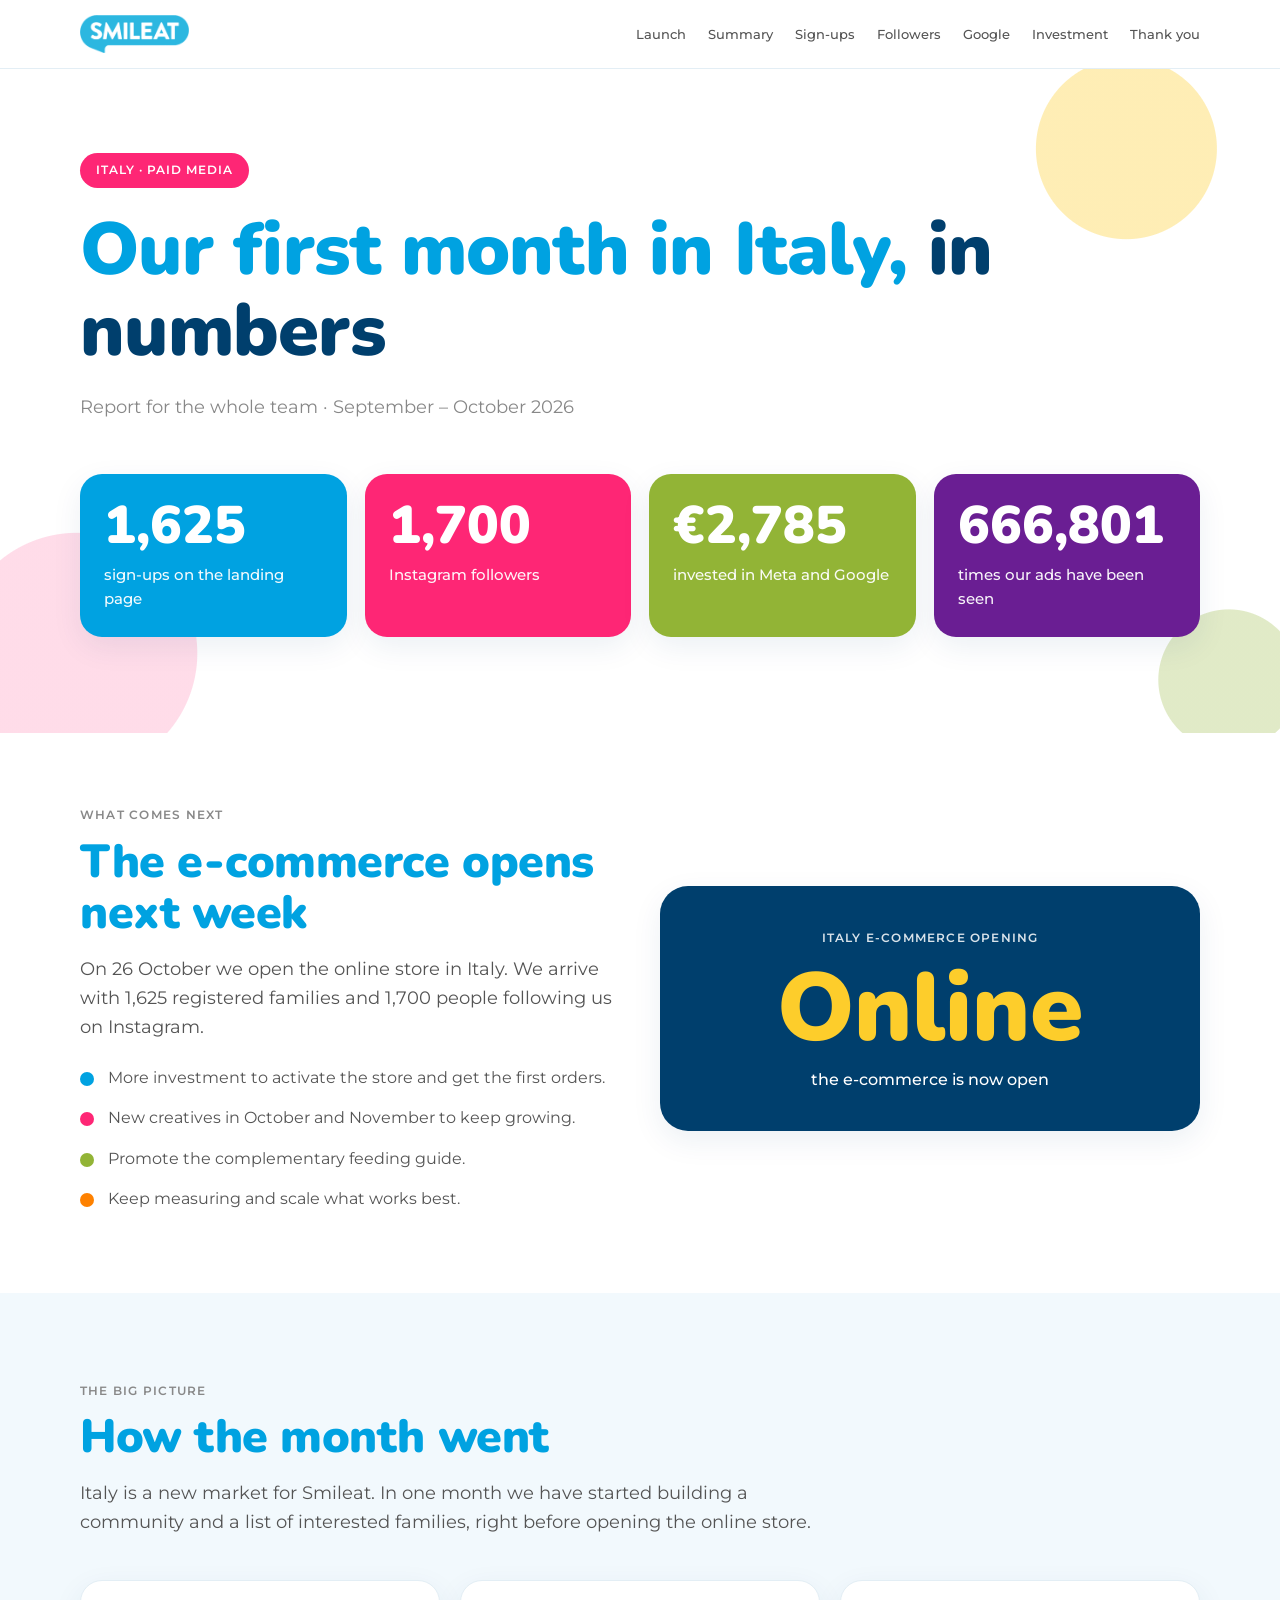
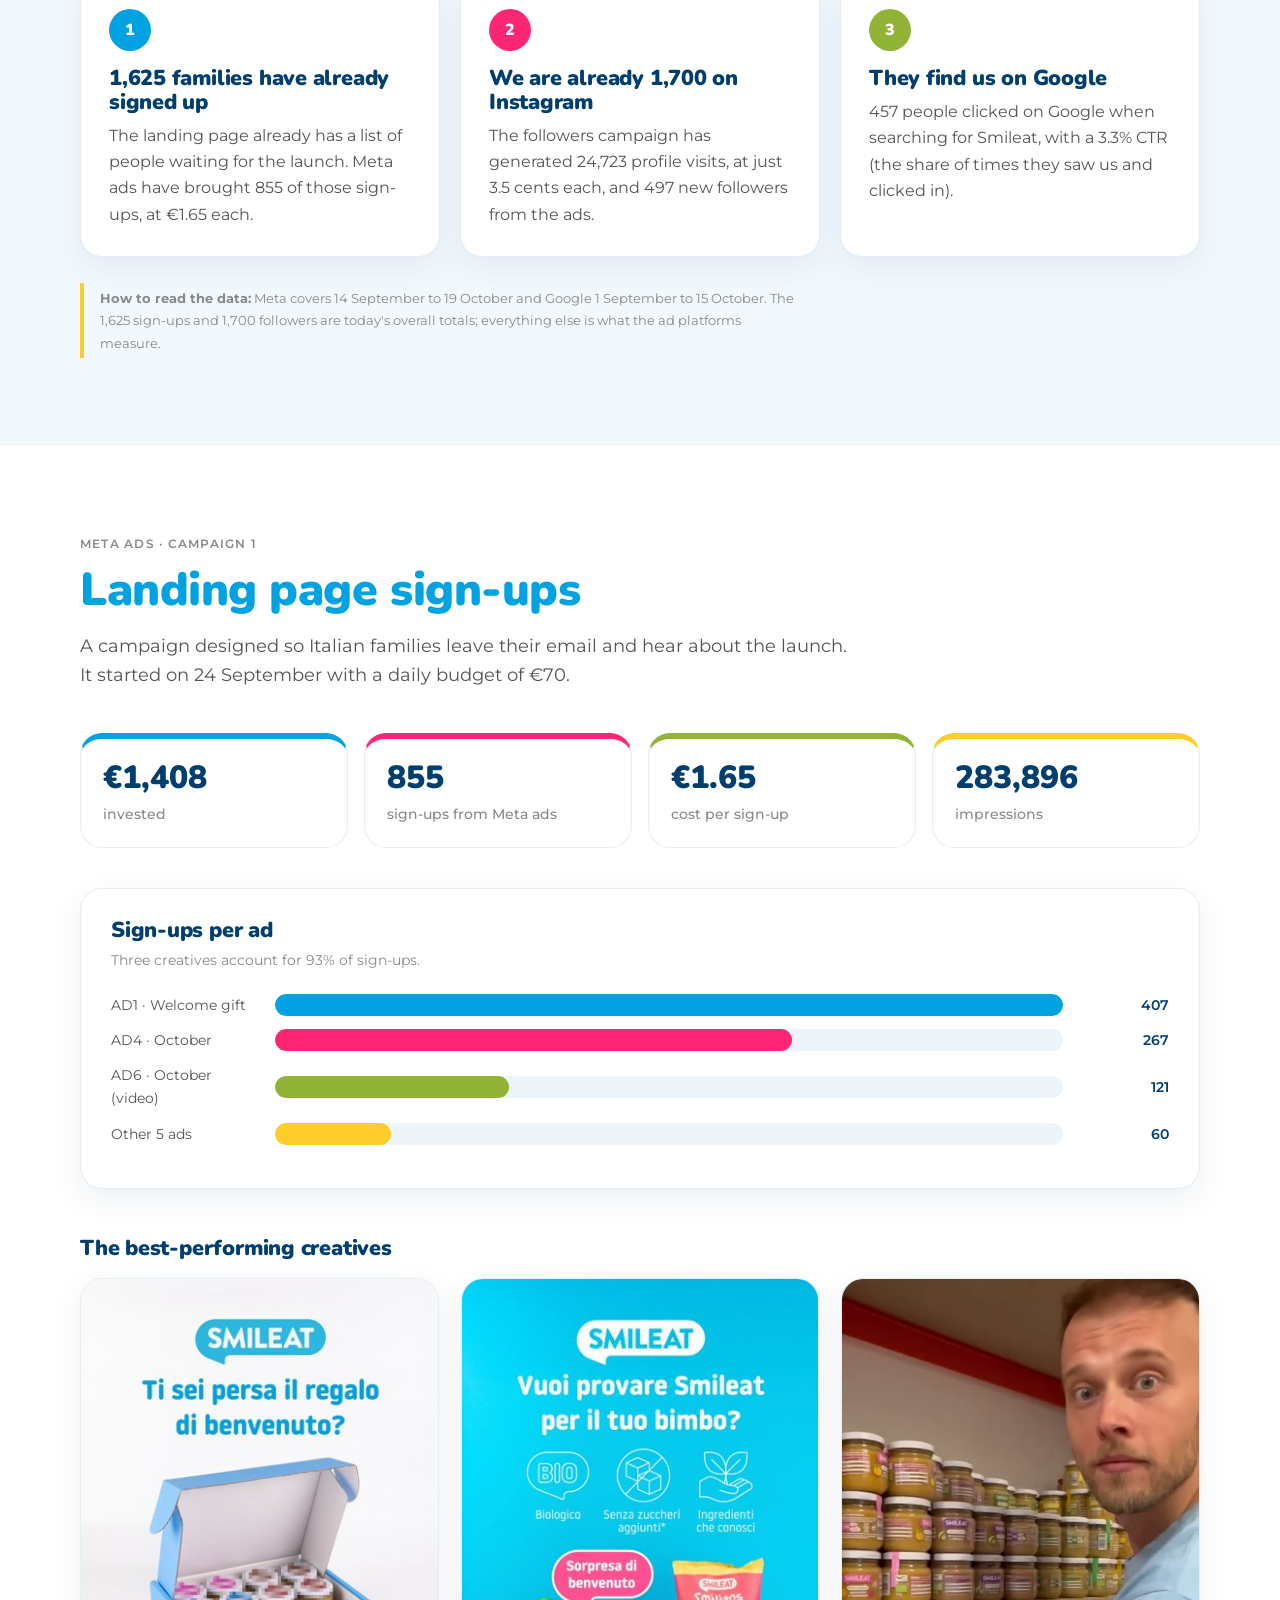
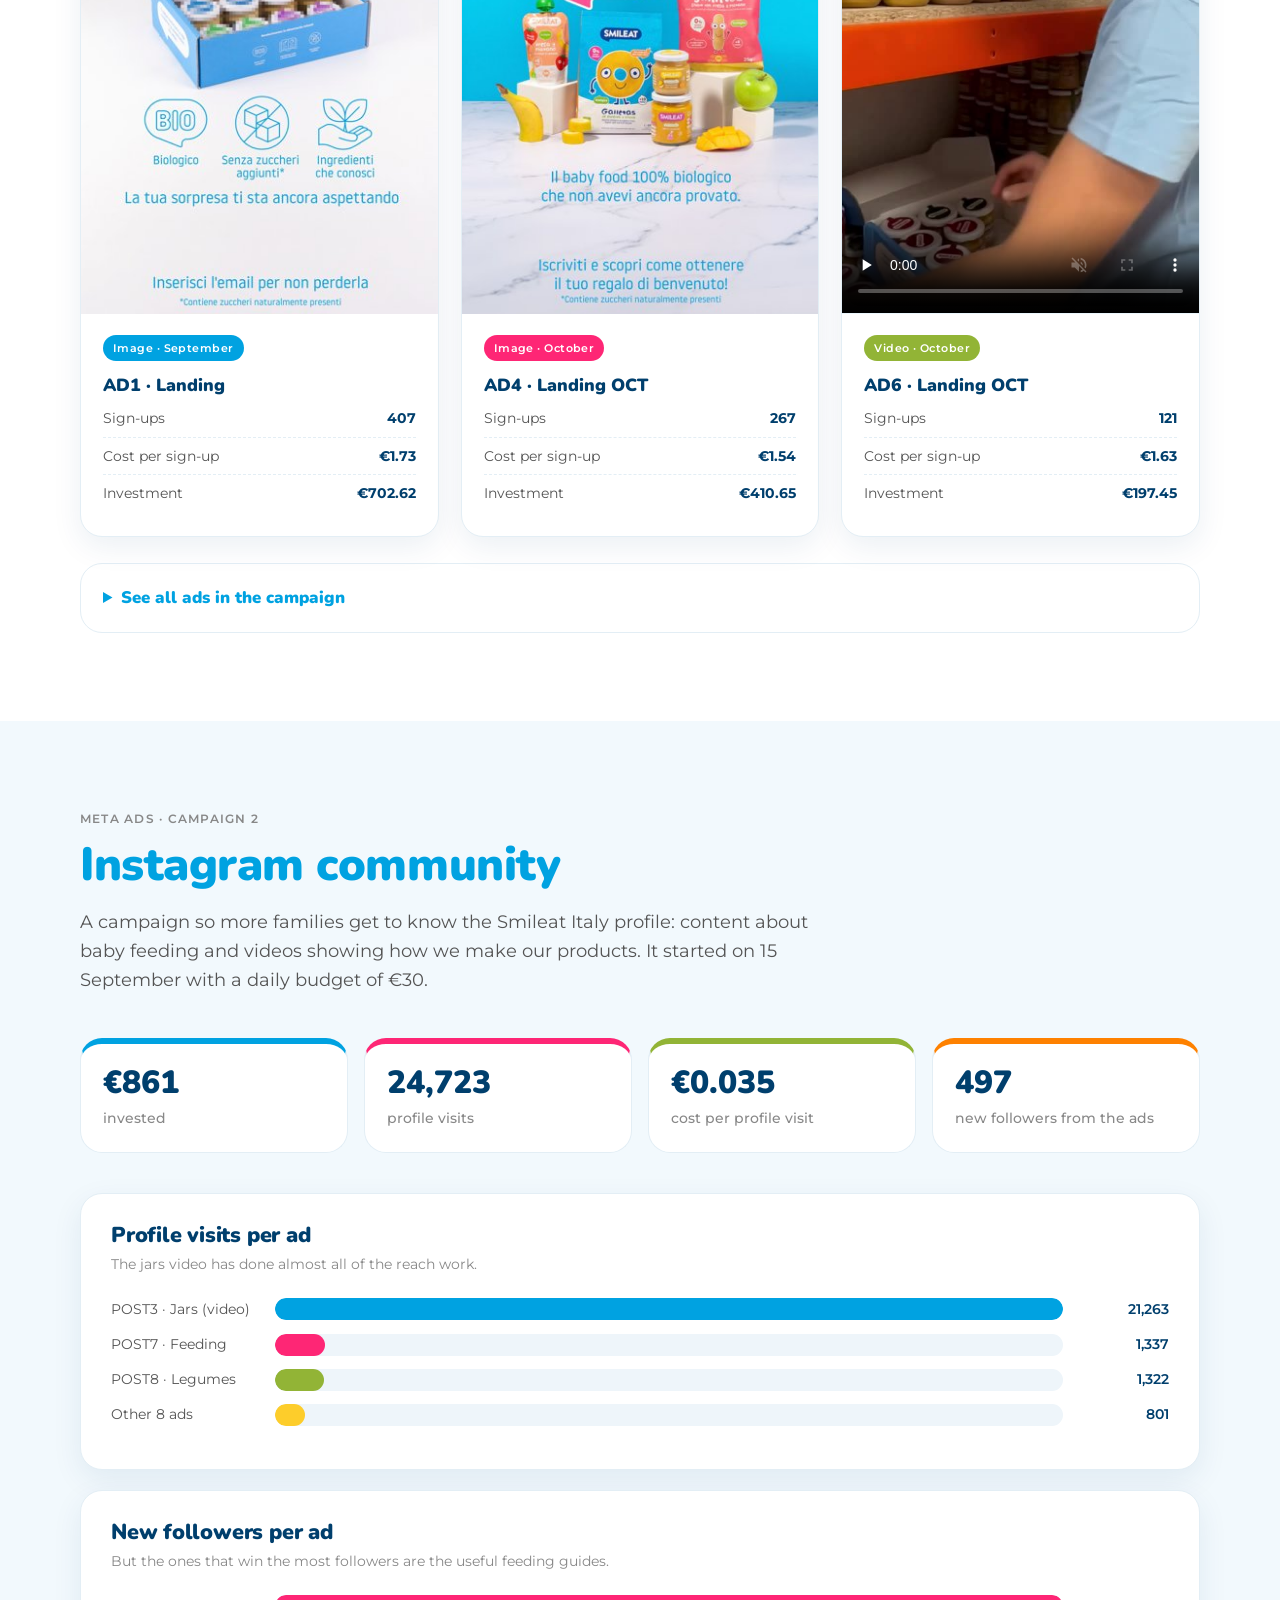
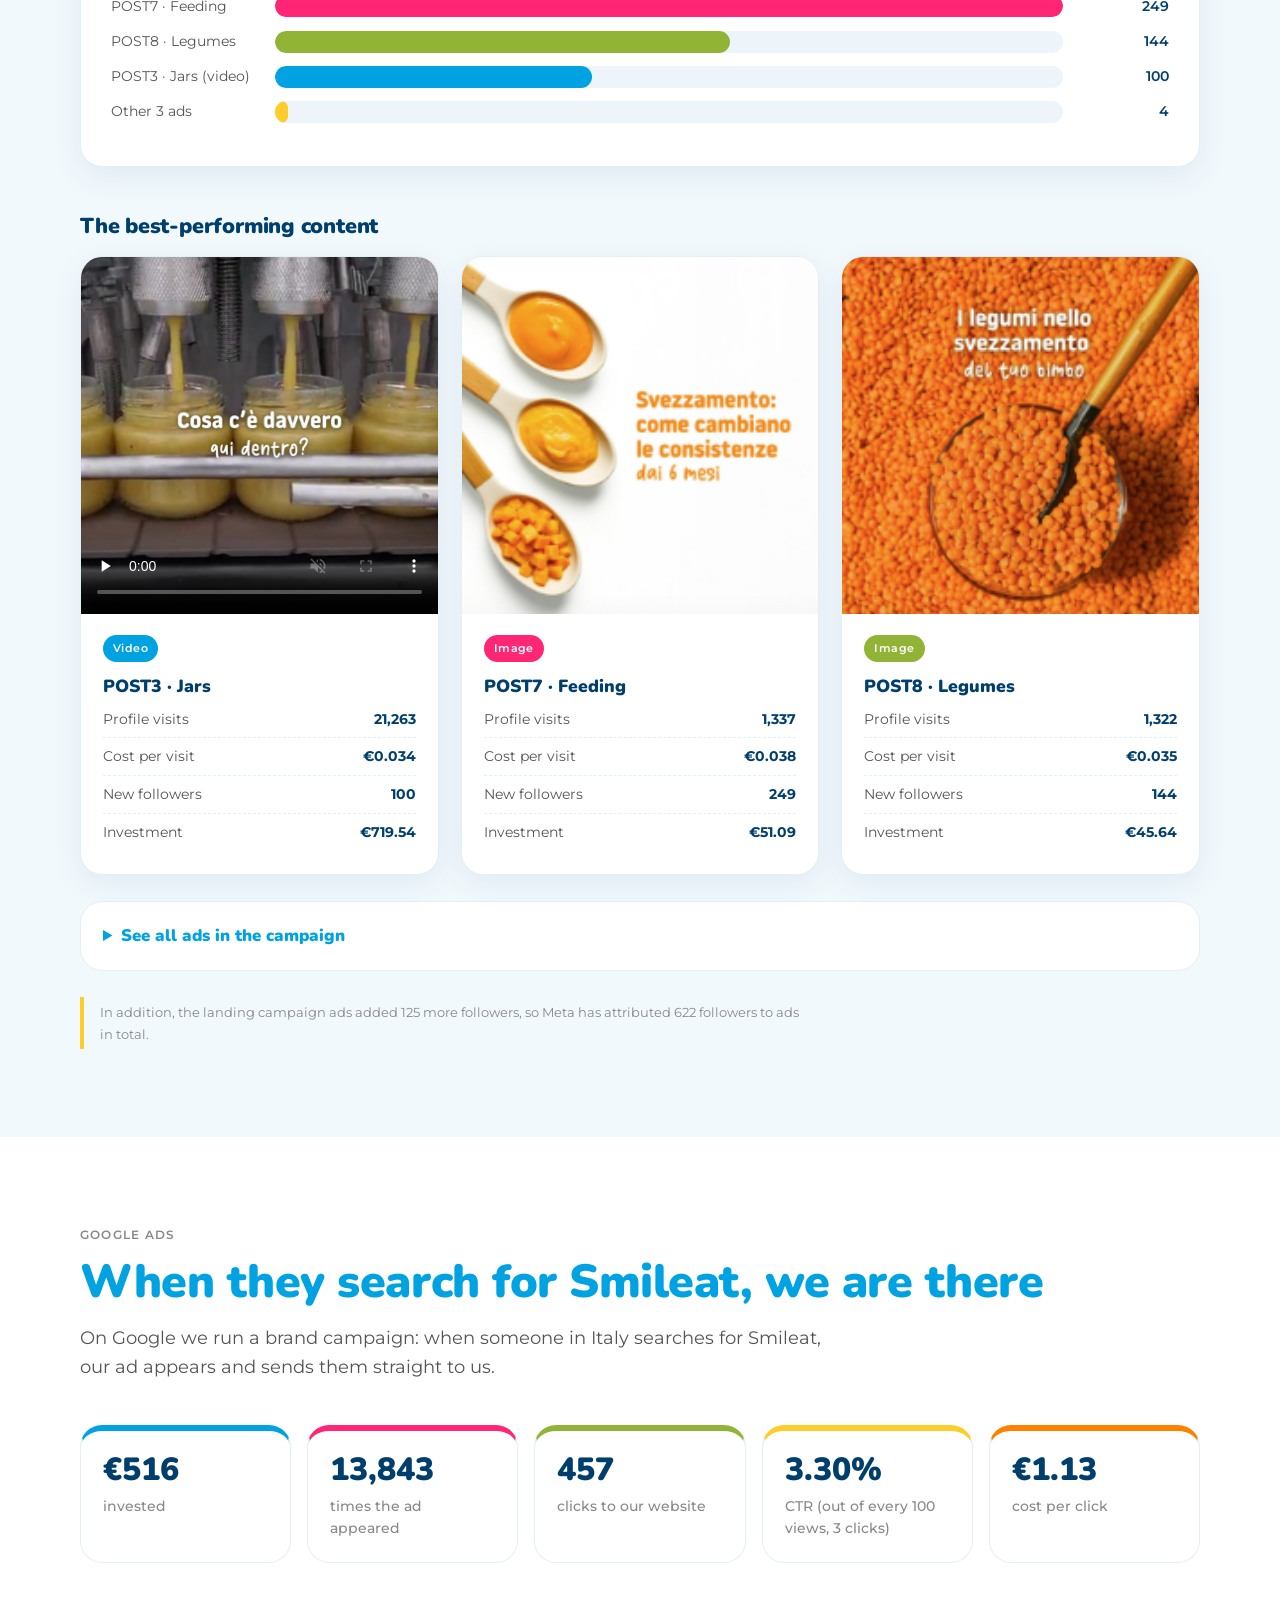
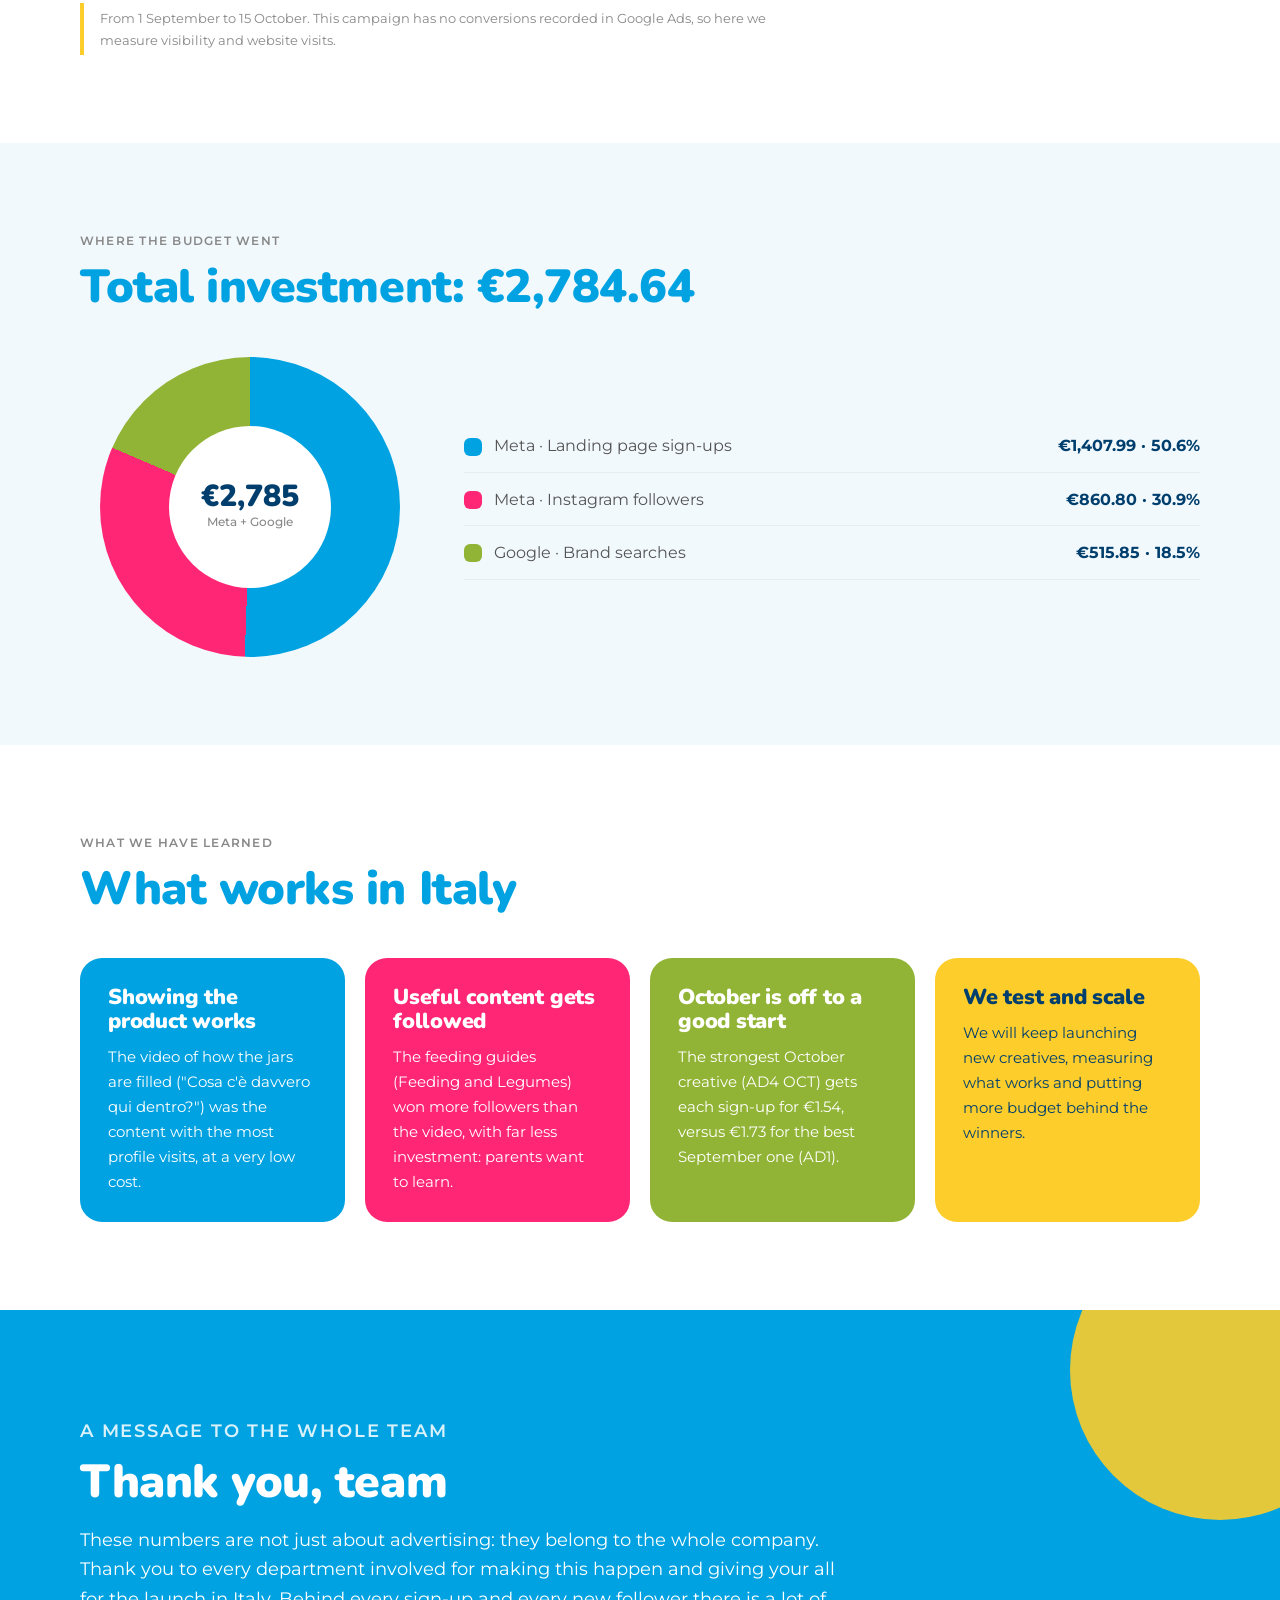
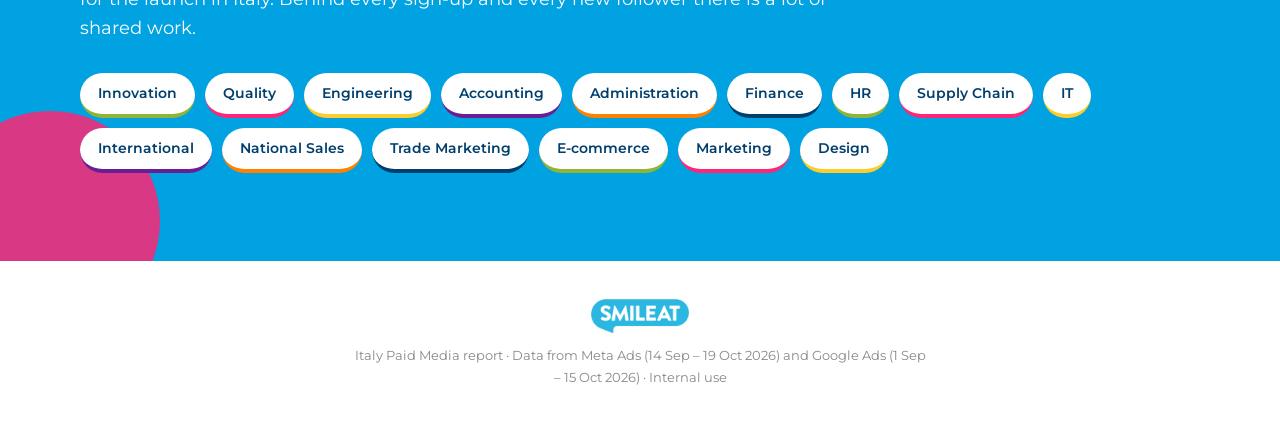
<file: index.html>
<!doctype html>
<html lang="en">
<head>
<meta charset="utf-8">
<meta name="viewport" content="width=device-width, initial-scale=1">
<title>Smileat Italy · Paid Media Report</title>
<meta name="description" content="Results of Smileat's first month of Paid Media in Italy: landing page sign-ups, Instagram community and Google searches.">
<meta name="robots" content="noindex, nofollow">
<link rel="icon" type="image/png" href="assets/img/logo-smileat.png">
<link rel="preconnect" href="https://fonts.googleapis.com">
<link rel="preconnect" href="https://fonts.gstatic.com" crossorigin>
<link href="https://fonts.googleapis.com/css2?family=Montserrat:wght@400;500;600&family=Nunito:wght@900&display=swap" rel="stylesheet">
<link rel="stylesheet" href="css/styles.css">
</head>
<body>

<header class="nav">
  <div class="wrap">
    <a href="#inicio"><img src="assets/img/logo-smileat.png" alt="Smileat"></a>
    <ul>
      <li><a href="#lanzamiento">Launch</a></li>
      <li><a href="#resumen">Summary</a></li>
      <li><a href="#landing">Sign-ups</a></li>
      <li><a href="#followers">Followers</a></li>
      <li><a href="#google">Google</a></li>
      <li><a href="#inversion">Investment</a></li>
      <li><a href="#gracias">Thank you</a></li>
    </ul>
  </div>
</header>

<!-- ===== HERO ===== -->
<section class="hero" id="inicio">
  <div class="wrap">
    <span class="etiqueta">Italy · Paid Media</span>
    <h1>Our first month in Italy, <span>in numbers</span></h1>
    <p class="sub">Report for the whole team · September – October 2026</p>
    <div class="hero-kpis">
      <div class="kpi c-azul"><b>1,625</b><span>sign-ups on the landing page</span></div>
      <div class="kpi c-rosa"><b>1,700</b><span>Instagram followers</span></div>
      <div class="kpi c-verde"><b>€2,785</b><span>invested in Meta and Google</span></div>
      <div class="kpi c-morado"><b>666,801</b><span>times our ads have been seen</span></div>
    </div>
  </div>
</section>

<!-- ===== LANZAMIENTO ===== -->
<section id="lanzamiento">
  <div class="wrap lanzamiento">
    <div>
      <p class="kicker">What comes next</p>
      <h2>The e-commerce opens next week</h2>
      <p class="lead">On 26 October we open the online store in Italy. We arrive with 1,625 registered families and 1,700 people following us on Instagram.</p>
      <ul class="pasos">
        <li><i class="c-azul"></i><span>More investment to activate the store and get the first orders.</span></li>
        <li><i class="c-rosa"></i><span>New creatives in October and November to keep growing.</span></li>
        <li><i class="c-verde"></i><span>Promote the complementary feeding guide.</span></li>
        <li><i class="c-naranja"></i><span>Keep measuring and scale what works best.</span></li>
      </ul>
    </div>
    <div class="cuenta" id="cuenta">
      <small>Italy e-commerce opening</small>
      <b id="dias">–</b>
      <span id="texto-dias">26 October 2026</span>
    </div>
  </div>
</section>

<!-- ===== RESUMEN ===== -->
<section id="resumen" class="alt">
  <div class="wrap">
    <div class="cabecera">
      <p class="kicker">The big picture</p>
      <h2>How the month went</h2>
      <p class="lead">Italy is a new market for Smileat. In one month we have started building a community and a list of interested families, right before opening the online store.</p>
    </div>
    <div class="resumen">
      <article class="punto">
        <div class="num c-azul">1</div>
        <h3>1,625 families have already signed up</h3>
        <p>The landing page already has a list of people waiting for the launch. Meta ads have brought 855 of those sign-ups, at €1.65 each.</p>
      </article>
      <article class="punto">
        <div class="num c-rosa">2</div>
        <h3>We are already 1,700 on Instagram</h3>
        <p>The followers campaign has generated 24,723 profile visits, at just 3.5 cents each, and 497 new followers from the ads.</p>
      </article>
      <article class="punto">
        <div class="num c-verde">3</div>
        <h3>They find us on Google</h3>
        <p>457 people clicked on Google when searching for Smileat, with a 3.3% CTR (the share of times they saw us and clicked in).</p>
      </article>
    </div>
    <p class="leer"><b>How to read the data:</b> Meta covers 14 September to 19 October and Google 1 September to 15 October. The 1,625 sign-ups and 1,700 followers are today's overall totals; everything else is what the ad platforms measure.</p>
  </div>
</section>

<!-- ===== LANDING ===== -->
<section id="landing">
  <div class="wrap">
    <div class="cabecera">
      <p class="kicker">Meta Ads · Campaign 1</p>
      <h2>Landing page sign-ups</h2>
      <p class="lead">A campaign designed so Italian families leave their email and hear about the launch. It started on 24 September with a daily budget of €70.</p>
    </div>

    <div class="metricas">
      <div class="metrica"><b>€1,408</b><span>invested</span></div>
      <div class="metrica m-rosa"><b>855</b><span>sign-ups from Meta ads</span></div>
      <div class="metrica m-verde"><b>€1.65</b><span>cost per sign-up</span></div>
      <div class="metrica m-amarillo"><b>283,896</b><span>impressions</span></div>
    </div>

    <div class="panel reveal">
      <h3>Sign-ups per ad</h3>
      <p class="nota">Three creatives account for 93% of sign-ups.</p>
      <div class="barra"><span>AD1 · Welcome gift</span><div class="pista"><div class="relleno c-azul" style="--w:100%"></div></div><span class="valor">407</span></div>
      <div class="barra"><span>AD4 · October</span><div class="pista"><div class="relleno c-rosa" style="--w:65.6%"></div></div><span class="valor">267</span></div>
      <div class="barra"><span>AD6 · October (video)</span><div class="pista"><div class="relleno c-verde" style="--w:29.7%"></div></div><span class="valor">121</span></div>
      <div class="barra"><span>Other 5 ads</span><div class="pista"><div class="relleno c-amarillo" style="--w:14.7%"></div></div><span class="valor">60</span></div>
    </div>

    <h3 style="margin:48px 0 18px;color:var(--azul-oscuro)">The best-performing creatives</h3>
    <div class="creas">
      <article class="crea">
        <div class="media v916"><img src="assets/creatividades/ad1-landing-story.jpg" alt="AD1 Landing ad"></div>
        <div class="info">
          <span class="pastilla c-azul">Image · September</span>
          <p class="nombre">AD1 · Landing</p>
          <div class="dato"><span>Sign-ups</span><b>407</b></div>
          <div class="dato"><span>Cost per sign-up</span><b>€1.73</b></div>
          <div class="dato"><span>Investment</span><b>€702.62</b></div>
        </div>
      </article>
      <article class="crea">
        <div class="media v916"><img src="assets/creatividades/ad4-landing-oct-story.jpg" alt="AD4 Landing October ad"></div>
        <div class="info">
          <span class="pastilla c-rosa">Image · October</span>
          <p class="nombre">AD4 · Landing OCT</p>
          <div class="dato"><span>Sign-ups</span><b>267</b></div>
          <div class="dato"><span>Cost per sign-up</span><b>€1.54</b></div>
          <div class="dato"><span>Investment</span><b>€410.65</b></div>
        </div>
      </article>
      <article class="crea">
        <div class="media v916"><video controls muted playsinline preload="none" poster="assets/creatividades/ad6-landing-oct-poster.jpg"><source src="assets/creatividades/ad6-landing-oct.mp4" type="video/mp4"></video></div>
        <div class="info">
          <span class="pastilla c-verde">Video · October</span>
          <p class="nombre">AD6 · Landing OCT</p>
          <div class="dato"><span>Sign-ups</span><b>121</b></div>
          <div class="dato"><span>Cost per sign-up</span><b>€1.63</b></div>
          <div class="dato"><span>Investment</span><b>€197.45</b></div>
        </div>
      </article>
    </div>

    <details>
      <summary>See all ads in the campaign</summary>
      <div class="tabla-wrap">
        <table>
          <thead><tr><th>Ad</th><th>Investment</th><th>Sign-ups</th><th>Cost/sign-up</th></tr></thead>
          <tbody>
            <tr><td>AD1-Landing</td><td>€702.62</td><td>407</td><td>€1.73</td></tr>
            <tr><td>AD2-Landing</td><td>€33.85</td><td>27</td><td>€1.25</td></tr>
            <tr><td>AD3-Landing</td><td>€42.37</td><td>24</td><td>€1.77</td></tr>
            <tr><td>AD4-Landing</td><td>€11.23</td><td>7</td><td>€1.60</td></tr>
            <tr><td>AD4-Landing-OCT</td><td>€410.65</td><td>267</td><td>€1.54</td></tr>
            <tr><td>AD5-Landing-OCT</td><td>€0.94</td><td>1</td><td>€0.94</td></tr>
            <tr><td>AD6-Landing-OCT</td><td>€197.45</td><td>121</td><td>€1.63</td></tr>
            <tr><td>AD7-Landing-OCT</td><td>€8.88</td><td>1</td><td>€8.88</td></tr>
            <tr><td>AD8-Landing-OCT</td><td>€0.00</td><td>–</td><td>–</td></tr>
            <tr><td><b>Total</b></td><td><b>€1,407.99</b></td><td><b>855</b></td><td><b>€1.65</b></td></tr>
          </tbody>
        </table>
      </div>
    </details>
  </div>
</section>

<!-- ===== FOLLOWERS ===== -->
<section id="followers" class="alt">
  <div class="wrap">
    <div class="cabecera">
      <p class="kicker">Meta Ads · Campaign 2</p>
      <h2>Instagram community</h2>
      <p class="lead">A campaign so more families get to know the Smileat Italy profile: content about baby feeding and videos showing how we make our products. It started on 15 September with a daily budget of €30.</p>
    </div>

    <div class="metricas">
      <div class="metrica"><b>€861</b><span>invested</span></div>
      <div class="metrica m-rosa"><b>24,723</b><span>profile visits</span></div>
      <div class="metrica m-verde"><b>€0.035</b><span>cost per profile visit</span></div>
      <div class="metrica m-naranja"><b>497</b><span>new followers from the ads</span></div>
    </div>

    <div class="panel reveal">
      <h3>Profile visits per ad</h3>
      <p class="nota">The jars video has done almost all of the reach work.</p>
      <div class="barra"><span>POST3 · Jars (video)</span><div class="pista"><div class="relleno c-azul" style="--w:100%"></div></div><span class="valor">21,263</span></div>
      <div class="barra"><span>POST7 · Feeding</span><div class="pista"><div class="relleno c-rosa" style="--w:6.3%"></div></div><span class="valor">1,337</span></div>
      <div class="barra"><span>POST8 · Legumes</span><div class="pista"><div class="relleno c-verde" style="--w:6.2%"></div></div><span class="valor">1,322</span></div>
      <div class="barra"><span>Other 8 ads</span><div class="pista"><div class="relleno c-amarillo" style="--w:3.8%"></div></div><span class="valor">801</span></div>
    </div>

    <div class="panel reveal" style="margin-top:20px">
      <h3>New followers per ad</h3>
      <p class="nota">But the ones that win the most followers are the useful feeding guides.</p>
      <div class="barra"><span>POST7 · Feeding</span><div class="pista"><div class="relleno c-rosa" style="--w:100%"></div></div><span class="valor">249</span></div>
      <div class="barra"><span>POST8 · Legumes</span><div class="pista"><div class="relleno c-verde" style="--w:57.8%"></div></div><span class="valor">144</span></div>
      <div class="barra"><span>POST3 · Jars (video)</span><div class="pista"><div class="relleno c-azul" style="--w:40.2%"></div></div><span class="valor">100</span></div>
      <div class="barra"><span>Other 3 ads</span><div class="pista"><div class="relleno c-amarillo" style="--w:1.6%"></div></div><span class="valor">4</span></div>
    </div>

    <h3 style="margin:48px 0 18px;color:var(--azul-oscuro)">The best-performing content</h3>
    <div class="creas">
      <article class="crea">
        <div class="media sq"><video controls muted playsinline preload="none" poster="assets/creatividades/post3-jars-poster.jpg"><source src="assets/creatividades/post3-jars.mp4" type="video/mp4"></video></div>
        <div class="info">
          <span class="pastilla c-azul">Video</span>
          <p class="nombre">POST3 · Jars</p>
          <div class="dato"><span>Profile visits</span><b>21,263</b></div>
          <div class="dato"><span>Cost per visit</span><b>€0.034</b></div>
          <div class="dato"><span>New followers</span><b>100</b></div>
          <div class="dato"><span>Investment</span><b>€719.54</b></div>
        </div>
      </article>
      <article class="crea">
        <div class="media sq"><img src="assets/creatividades/post7-feeding.png" alt="Post 7 Feeding: Svezzamento, come cambiano le consistenze" width="199" height="200"></div>
        <div class="info">
          <span class="pastilla c-rosa">Image</span>
          <p class="nombre">POST7 · Feeding</p>
          <div class="dato"><span>Profile visits</span><b>1,337</b></div>
          <div class="dato"><span>Cost per visit</span><b>€0.038</b></div>
          <div class="dato"><span>New followers</span><b>249</b></div>
          <div class="dato"><span>Investment</span><b>€51.09</b></div>
        </div>
      </article>
      <article class="crea">
        <div class="media sq"><img src="assets/creatividades/post8-legumes.png" alt="Post 8 Legumes: I legumi nello svezzamento del tuo bimbo" width="198" height="200"></div>
        <div class="info">
          <span class="pastilla c-verde">Image</span>
          <p class="nombre">POST8 · Legumes</p>
          <div class="dato"><span>Profile visits</span><b>1,322</b></div>
          <div class="dato"><span>Cost per visit</span><b>€0.035</b></div>
          <div class="dato"><span>New followers</span><b>144</b></div>
          <div class="dato"><span>Investment</span><b>€45.64</b></div>
        </div>
      </article>
    </div>

    <details>
      <summary>See all ads in the campaign</summary>
      <div class="tabla-wrap">
        <table>
          <thead><tr><th>Ad</th><th>Investment</th><th>Profile visits</th><th>Cost/visit</th><th>Followers</th></tr></thead>
          <tbody>
            <tr><td>POST1-Parenthood</td><td>€0.46</td><td>1</td><td>€0.460</td><td>0</td></tr>
            <tr><td>POST1-Parenthood (duplicate)</td><td>€4.50</td><td>15</td><td>€0.300</td><td>1</td></tr>
            <tr><td>POST2-Back_to_school</td><td>€37.56</td><td>747</td><td>€0.050</td><td>0</td></tr>
            <tr><td>POST3-Jars</td><td>€719.54</td><td>21,263</td><td>€0.034</td><td>100</td></tr>
            <tr><td>POST4-Rice-with-chicken</td><td>€1.47</td><td>17</td><td>€0.086</td><td>0</td></tr>
            <tr><td>POST5-Fruit-and-vegetables</td><td>€0.32</td><td>13</td><td>€0.025</td><td>1</td></tr>
            <tr><td>POST6-Raising-a-child</td><td>€0.00</td><td>1</td><td>€0.000</td><td>0</td></tr>
            <tr><td>POST7-Feeding</td><td>€51.09</td><td>1,337</td><td>€0.038</td><td>249</td></tr>
            <tr><td>POST8-Legumes</td><td>€45.64</td><td>1,322</td><td>€0.035</td><td>144</td></tr>
            <tr><td>POST9-Sugar</td><td>€0.22</td><td>6</td><td>€0.037</td><td>2</td></tr>
            <tr><td>POST10-Reminders</td><td>€0.00</td><td>1</td><td>€0.000</td><td>0</td></tr>
            <tr><td><b>Total</b></td><td><b>€860.80</b></td><td><b>24,723</b></td><td><b>€0.035</b></td><td><b>497</b></td></tr>
          </tbody>
        </table>
      </div>
    </details>
    <p class="leer">In addition, the landing campaign ads added 125 more followers, so Meta has attributed 622 followers to ads in total.</p>
  </div>
</section>

<!-- ===== GOOGLE ===== -->
<section id="google">
  <div class="wrap">
    <div class="cabecera">
      <p class="kicker">Google Ads</p>
      <h2>When they search for Smileat, we are there</h2>
      <p class="lead">On Google we run a brand campaign: when someone in Italy searches for Smileat, our ad appears and sends them straight to us.</p>
    </div>
    <div class="metricas">
      <div class="metrica"><b>€516</b><span>invested</span></div>
      <div class="metrica m-rosa"><b>13,843</b><span>times the ad appeared</span></div>
      <div class="metrica m-verde"><b>457</b><span>clicks to our website</span></div>
      <div class="metrica m-amarillo"><b>3.30%</b><span>CTR (out of every 100 views, 3 clicks)</span></div>
      <div class="metrica m-naranja"><b>€1.13</b><span>cost per click</span></div>
    </div>
    <p class="leer">From 1 September to 15 October. This campaign has no conversions recorded in Google Ads, so here we measure visibility and website visits.</p>
  </div>
</section>

<!-- ===== INVERSIÓN ===== -->
<section id="inversion" class="alt">
  <div class="wrap">
    <div class="cabecera">
      <p class="kicker">Where the budget went</p>
      <h2>Total investment: €2,784.64</h2>
    </div>
    <div class="inversion">
      <div class="donut" role="img" aria-label="Investment split: Meta sign-ups 50.6%, Meta followers 30.9%, Google 18.5%">
        <div><b>€2,785</b><small>Meta + Google</small></div>
      </div>
      <ul class="leyenda">
        <li><i class="c-azul"></i><span>Meta · Landing page sign-ups</span><b>€1,407.99 · 50.6%</b></li>
        <li><i class="c-rosa"></i><span>Meta · Instagram followers</span><b>€860.80 · 30.9%</b></li>
        <li><i class="c-verde"></i><span>Google · Brand searches</span><b>€515.85 · 18.5%</b></li>
      </ul>
    </div>
  </div>
</section>

<!-- ===== APRENDIZAJES ===== -->
<section id="aprendizajes">
  <div class="wrap">
    <div class="cabecera">
      <p class="kicker">What we have learned</p>
      <h2>What works in Italy</h2>
    </div>
    <div class="aprendizajes">
      <article class="apr c-azul"><h3>Showing the product works</h3><p>The video of how the jars are filled ("Cosa c'è davvero qui dentro?") was the content with the most profile visits, at a very low cost.</p></article>
      <article class="apr c-rosa"><h3>Useful content gets followed</h3><p>The feeding guides (Feeding and Legumes) won more followers than the video, with far less investment: parents want to learn.</p></article>
      <article class="apr c-verde"><h3>October is off to a good start</h3><p>The strongest October creative (AD4 OCT) gets each sign-up for €1.54, versus €1.73 for the best September one (AD1).</p></article>
      <article class="apr c-amarillo"><h3>We test and scale</h3><p>We will keep launching new creatives, measuring what works and putting more budget behind the winners.</p></article>
    </div>
  </div>
</section>

<!-- ===== GRACIAS ===== -->
<section class="gracias" id="gracias">
  <div class="wrap">
    <p class="kicker" style="color:#fff;opacity:.85">A message to the whole team</p>
    <h2>Thank you, team</h2>
    <p>These numbers are not just about advertising: they belong to the whole company. Thank you to every department involved for making this happen and giving your all for the launch in Italy. Behind every sign-up and every new follower there is a lot of shared work.</p>
    <!-- Edit: list of departments que han participado -->
    <div class="chips">
      <span class="chip">Innovation</span>
      <span class="chip">Quality</span>
      <span class="chip">Engineering</span>
      <span class="chip">Accounting</span>
      <span class="chip">Administration</span>
      <span class="chip">Finance</span>
      <span class="chip">HR</span>
      <span class="chip">Supply Chain</span>
      <span class="chip">IT</span>
      <span class="chip">International</span>
      <span class="chip">National Sales</span>
      <span class="chip">Trade Marketing</span>
      <span class="chip">E-commerce</span>
      <span class="chip">Marketing</span>
      <span class="chip">Design</span>
    </div>
  </div>
</section>



<footer>
  <img src="assets/img/logo-smileat.png" alt="Smileat">
  <p style="margin:0 auto">Italy Paid Media report · Data from Meta Ads (14 Sep – 19 Oct 2026) and Google Ads (1 Sep – 15 Oct 2026) · Internal use</p>
</footer>

<script>
// Animate bars on scroll
(function(){
  var els=document.querySelectorAll('.reveal');
  if(!('IntersectionObserver' in window)){els.forEach(function(e){e.classList.add('visible')});return;}
  var io=new IntersectionObserver(function(es){es.forEach(function(e){if(e.isIntersecting){e.target.classList.add('visible');io.unobserve(e.target)}})},{threshold:.25});
  els.forEach(function(e){io.observe(e)});
})();
// Launch countdown
(function(){
  var d=document.getElementById('dias'),t=document.getElementById('texto-dias');
  var hoy=new Date();hoy.setHours(0,0,0,0);
  var dia=new Date(2026,9,26);
  var n=Math.round((dia-hoy)/86400000);
  if(n>1){d.textContent=n;t.textContent='days until 26 October'}
  else if(n===1){d.textContent='1';t.textContent='day until 26 October'}
  else if(n===0){d.textContent='Today';t.textContent='we open the e-commerce'}
  else{d.textContent='Online';t.textContent='the e-commerce is now open'}
})();
</script>
</body>
</html>
</file>
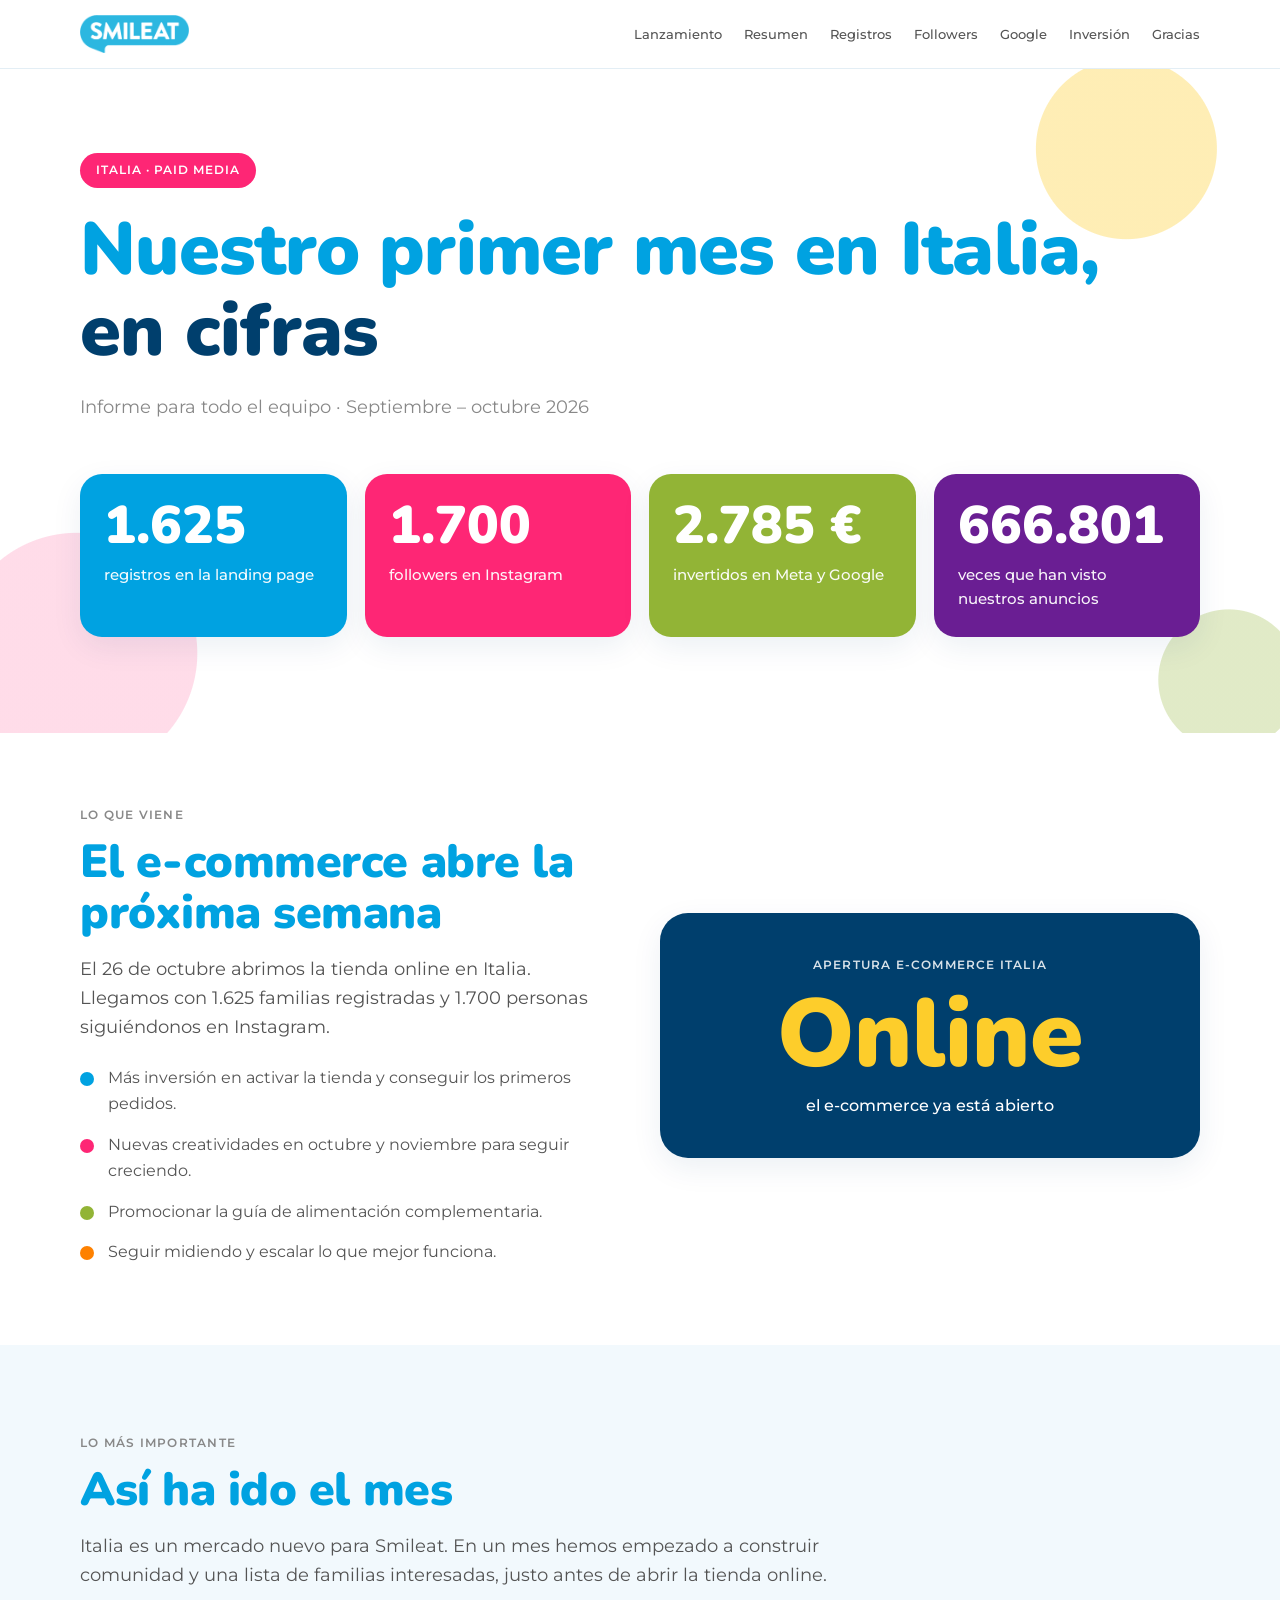
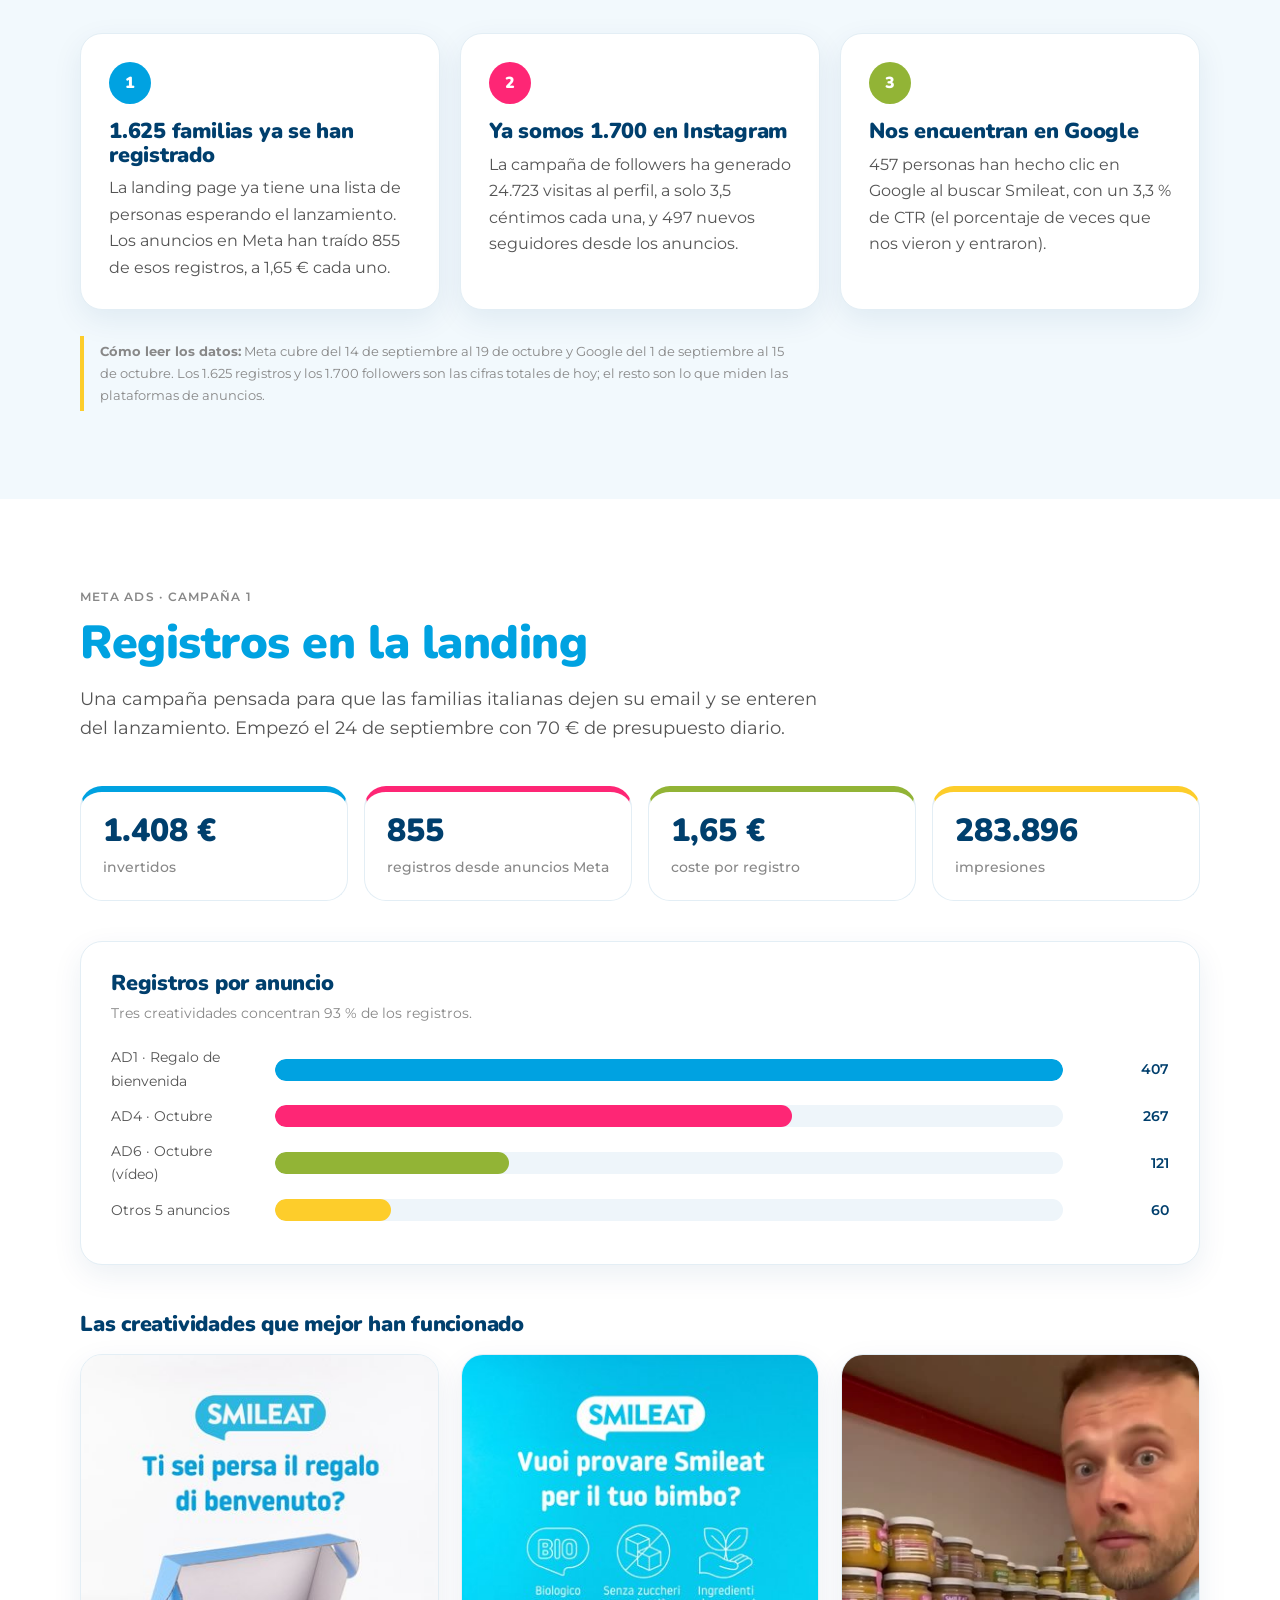
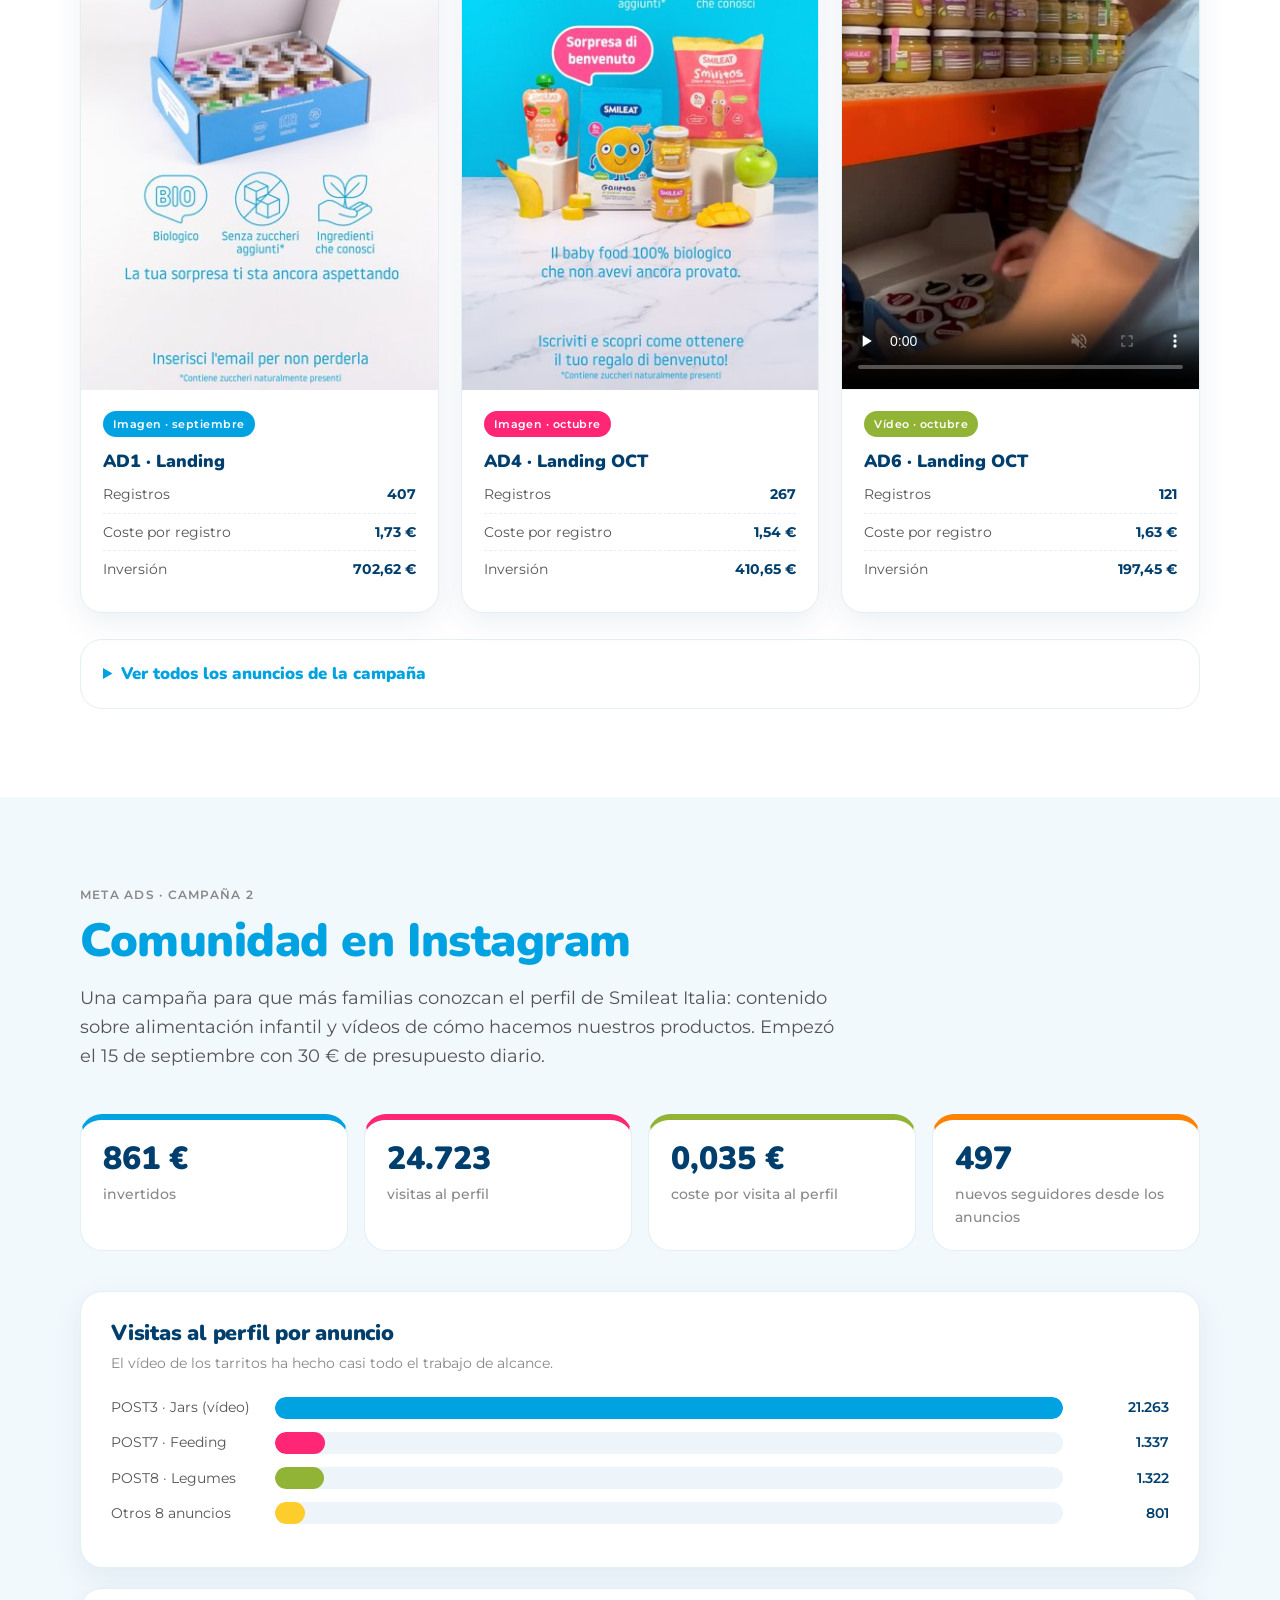
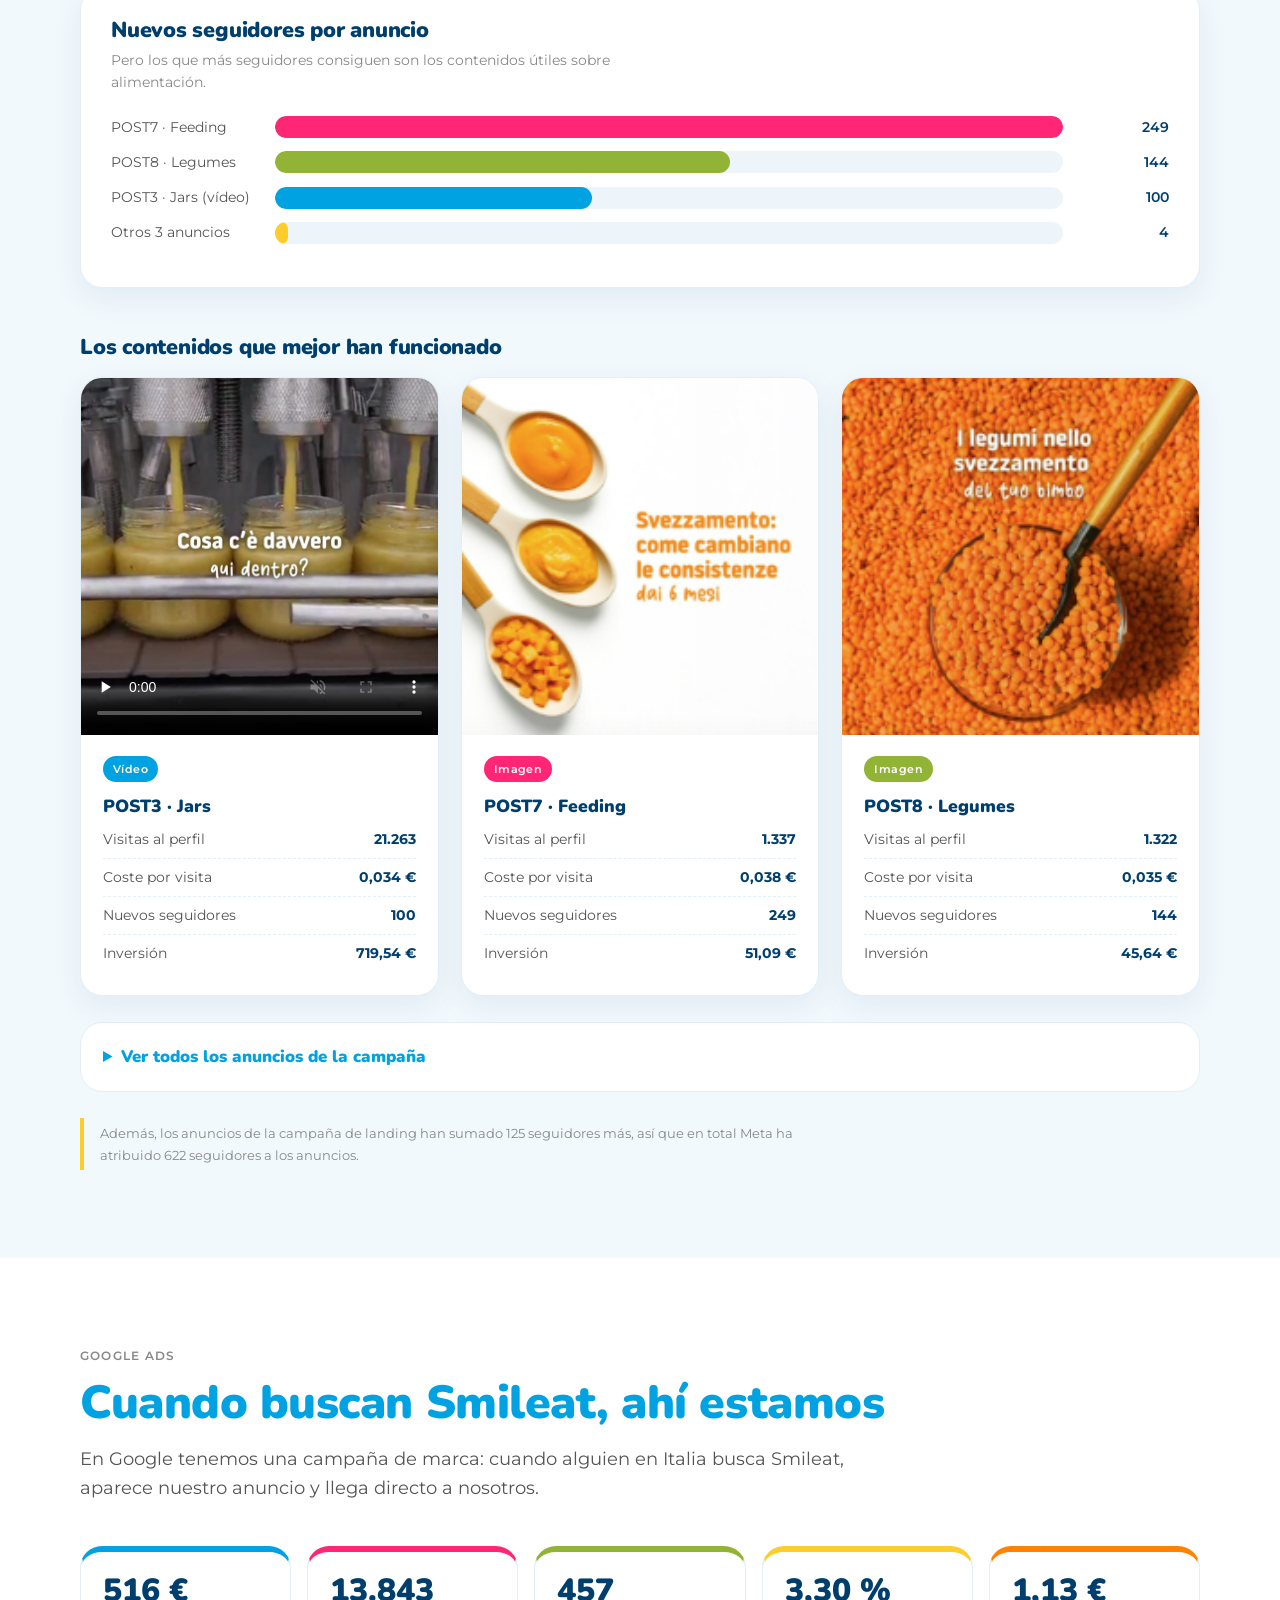
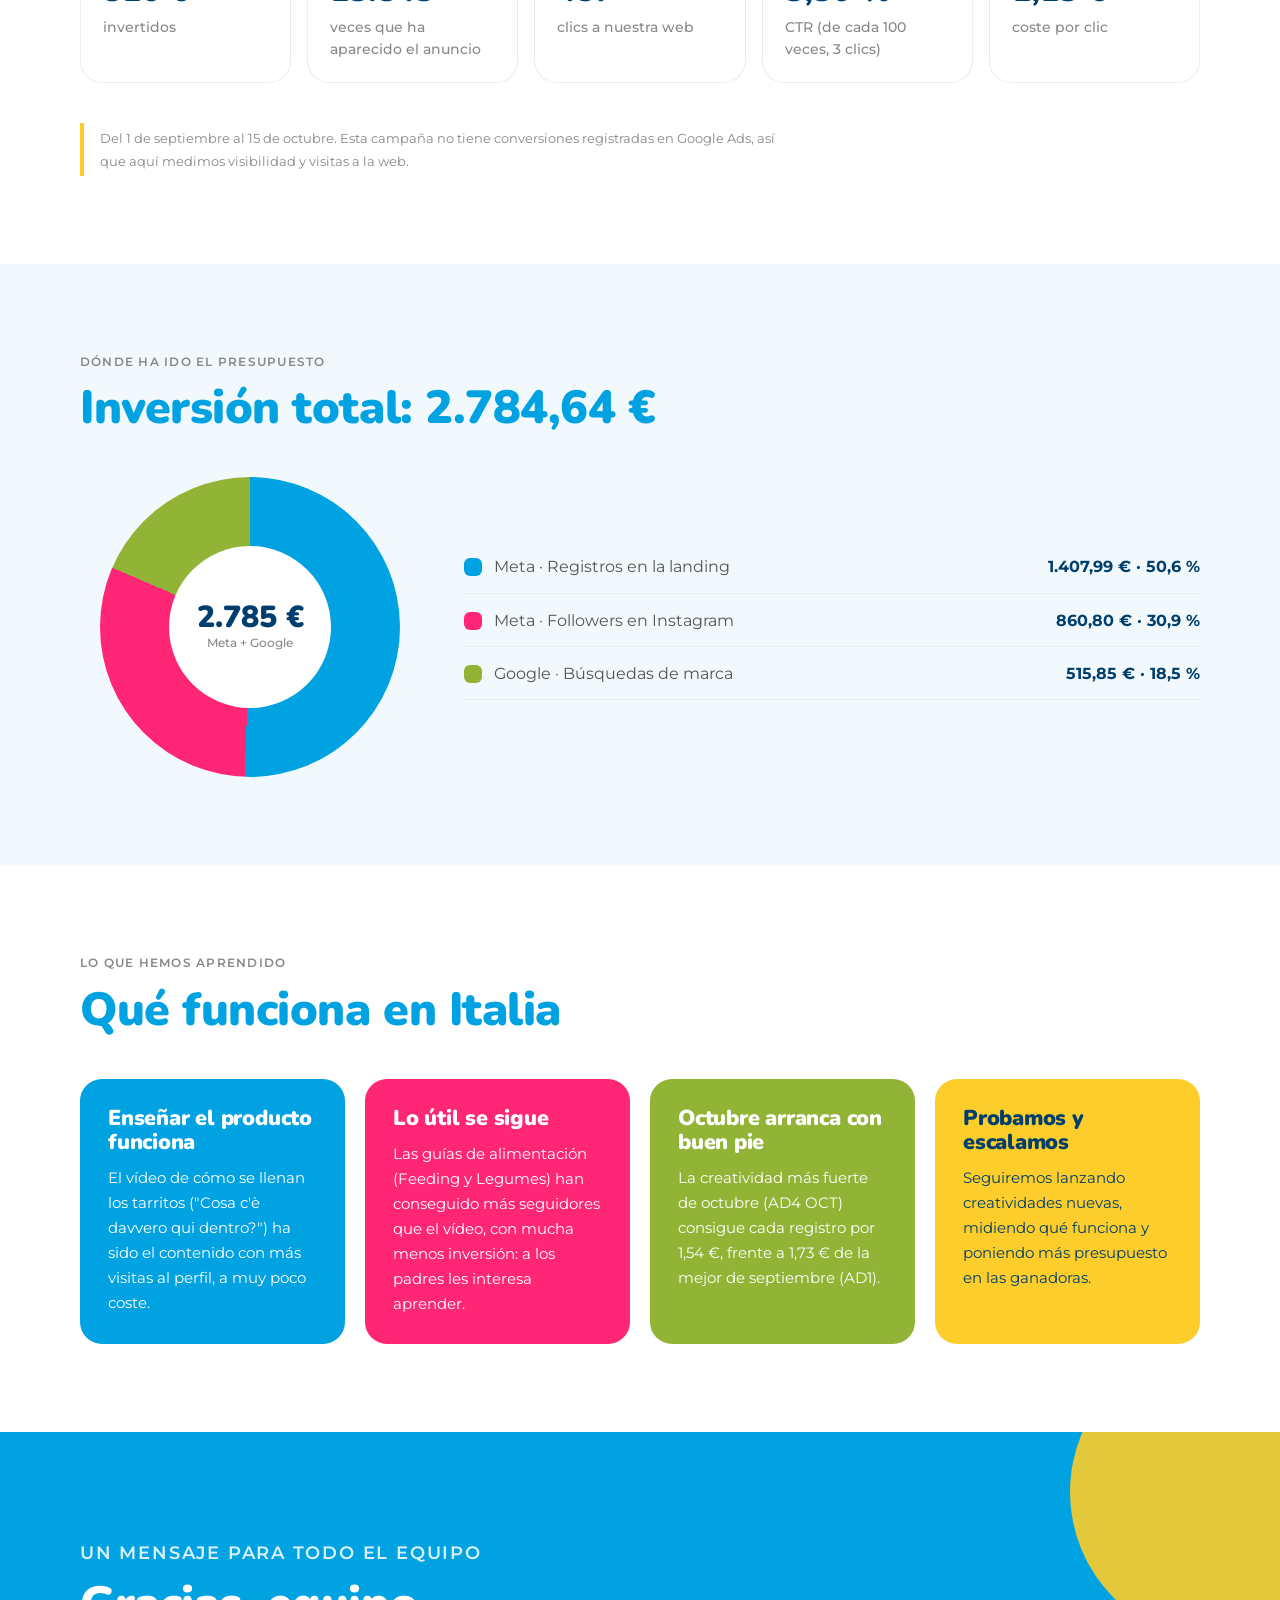
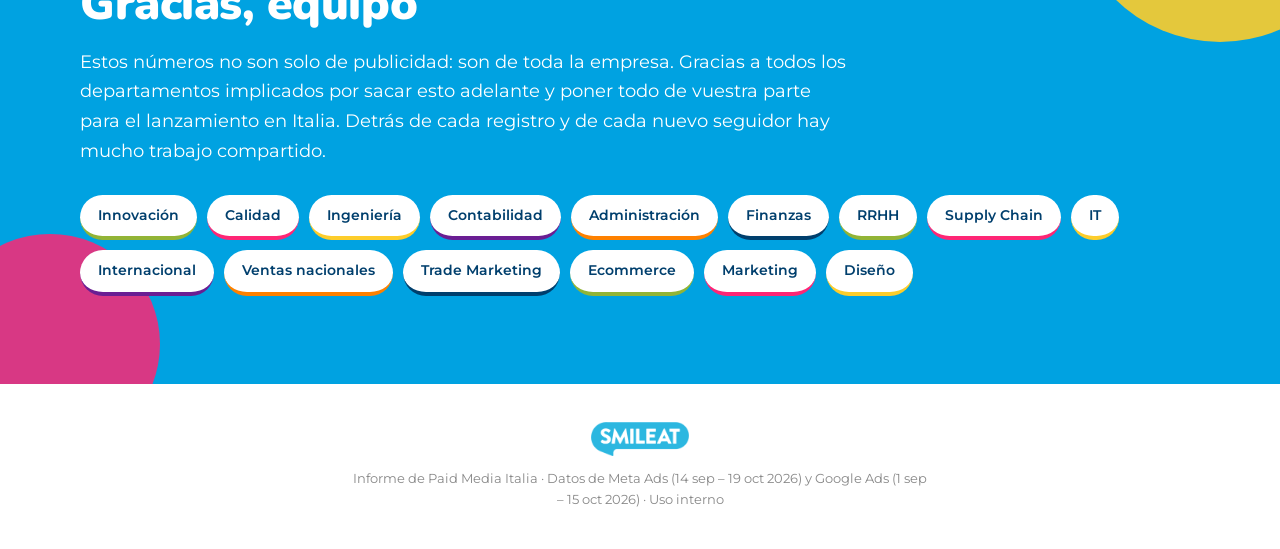
<file: index-es.html>
<!doctype html>
<html lang="es">
<head>
<meta charset="utf-8">
<meta name="viewport" content="width=device-width, initial-scale=1">
<title>Smileat Italia · Informe Paid Media</title>
<meta name="description" content="Resultados del primer mes de Paid Media de Smileat en Italia: registros en la landing, comunidad en Instagram y búsquedas en Google.">
<meta name="robots" content="noindex, nofollow">
<link rel="icon" type="image/png" href="assets/img/logo-smileat.png">
<link rel="preconnect" href="https://fonts.googleapis.com">
<link rel="preconnect" href="https://fonts.gstatic.com" crossorigin>
<link href="https://fonts.googleapis.com/css2?family=Montserrat:wght@400;500;600&family=Nunito:wght@900&display=swap" rel="stylesheet">
<link rel="stylesheet" href="css/styles.css">
</head>
<body>

<header class="nav">
  <div class="wrap">
    <a href="#inicio"><img src="assets/img/logo-smileat.png" alt="Smileat"></a>
    <ul>
      <li><a href="#lanzamiento">Lanzamiento</a></li>
      <li><a href="#resumen">Resumen</a></li>
      <li><a href="#landing">Registros</a></li>
      <li><a href="#followers">Followers</a></li>
      <li><a href="#google">Google</a></li>
      <li><a href="#inversion">Inversión</a></li>
      <li><a href="#gracias">Gracias</a></li>
    </ul>
  </div>
</header>

<!-- ===== HERO ===== -->
<section class="hero" id="inicio">
  <div class="wrap">
    <span class="etiqueta">Italia · Paid Media</span>
    <h1>Nuestro primer mes en Italia, <span>en cifras</span></h1>
    <p class="sub">Informe para todo el equipo · Septiembre – octubre 2026</p>
    <div class="hero-kpis">
      <div class="kpi c-azul"><b>1.625</b><span>registros en la landing page</span></div>
      <div class="kpi c-rosa"><b>1.700</b><span>followers en Instagram</span></div>
      <div class="kpi c-verde"><b>2.785 €</b><span>invertidos en Meta y Google</span></div>
      <div class="kpi c-morado"><b>666.801</b><span>veces que han visto nuestros anuncios</span></div>
    </div>
  </div>
</section>

<!-- ===== LANZAMIENTO ===== -->
<section id="lanzamiento">
  <div class="wrap lanzamiento">
    <div>
      <p class="kicker">Lo que viene</p>
      <h2>El e-commerce abre la próxima semana</h2>
      <p class="lead">El 26 de octubre abrimos la tienda online en Italia. Llegamos con 1.625 familias registradas y 1.700 personas siguiéndonos en Instagram.</p>
      <ul class="pasos">
        <li><i class="c-azul"></i><span>Más inversión en activar la tienda y conseguir los primeros pedidos.</span></li>
        <li><i class="c-rosa"></i><span>Nuevas creatividades en octubre y noviembre para seguir creciendo.</span></li>
        <li><i class="c-verde"></i><span>Promocionar la guía de alimentación complementaria.</span></li>
        <li><i class="c-naranja"></i><span>Seguir midiendo y escalar lo que mejor funciona.</span></li>
      </ul>
    </div>
    <div class="cuenta" id="cuenta">
      <small>Apertura e-commerce Italia</small>
      <b id="dias">–</b>
      <span id="texto-dias">26 de octubre de 2026</span>
    </div>
  </div>
</section>

<!-- ===== RESUMEN ===== -->
<section id="resumen" class="alt">
  <div class="wrap">
    <div class="cabecera">
      <p class="kicker">Lo más importante</p>
      <h2>Así ha ido el mes</h2>
      <p class="lead">Italia es un mercado nuevo para Smileat. En un mes hemos empezado a construir comunidad y una lista de familias interesadas, justo antes de abrir la tienda online.</p>
    </div>
    <div class="resumen">
      <article class="punto">
        <div class="num c-azul">1</div>
        <h3>1.625 familias ya se han registrado</h3>
        <p>La landing page ya tiene una lista de personas esperando el lanzamiento. Los anuncios en Meta han traído 855 de esos registros, a 1,65 € cada uno.</p>
      </article>
      <article class="punto">
        <div class="num c-rosa">2</div>
        <h3>Ya somos 1.700 en Instagram</h3>
        <p>La campaña de followers ha generado 24.723 visitas al perfil, a solo 3,5 céntimos cada una, y 497 nuevos seguidores desde los anuncios.</p>
      </article>
      <article class="punto">
        <div class="num c-verde">3</div>
        <h3>Nos encuentran en Google</h3>
        <p>457 personas han hecho clic en Google al buscar Smileat, con un 3,3 % de CTR (el porcentaje de veces que nos vieron y entraron).</p>
      </article>
    </div>
    <p class="leer"><b>Cómo leer los datos:</b> Meta cubre del 14 de septiembre al 19 de octubre y Google del 1 de septiembre al 15 de octubre. Los 1.625 registros y los 1.700 followers son las cifras totales de hoy; el resto son lo que miden las plataformas de anuncios.</p>
  </div>
</section>

<!-- ===== LANDING ===== -->
<section id="landing">
  <div class="wrap">
    <div class="cabecera">
      <p class="kicker">Meta Ads · Campaña 1</p>
      <h2>Registros en la landing</h2>
      <p class="lead">Una campaña pensada para que las familias italianas dejen su email y se enteren del lanzamiento. Empezó el 24 de septiembre con 70 € de presupuesto diario.</p>
    </div>

    <div class="metricas">
      <div class="metrica"><b>1.408 €</b><span>invertidos</span></div>
      <div class="metrica m-rosa"><b>855</b><span>registros desde anuncios Meta</span></div>
      <div class="metrica m-verde"><b>1,65 €</b><span>coste por registro</span></div>
      <div class="metrica m-amarillo"><b>283.896</b><span>impresiones</span></div>
    </div>

    <div class="panel reveal">
      <h3>Registros por anuncio</h3>
      <p class="nota">Tres creatividades concentran 93 % de los registros.</p>
      <div class="barra"><span>AD1 · Regalo de bienvenida</span><div class="pista"><div class="relleno c-azul" style="--w:100%"></div></div><span class="valor">407</span></div>
      <div class="barra"><span>AD4 · Octubre</span><div class="pista"><div class="relleno c-rosa" style="--w:65.6%"></div></div><span class="valor">267</span></div>
      <div class="barra"><span>AD6 · Octubre (vídeo)</span><div class="pista"><div class="relleno c-verde" style="--w:29.7%"></div></div><span class="valor">121</span></div>
      <div class="barra"><span>Otros 5 anuncios</span><div class="pista"><div class="relleno c-amarillo" style="--w:14.7%"></div></div><span class="valor">60</span></div>
    </div>

    <h3 style="margin:48px 0 18px;color:var(--azul-oscuro)">Las creatividades que mejor han funcionado</h3>
    <div class="creas">
      <article class="crea">
        <div class="media v916"><img src="assets/creatividades/ad1-landing-story.jpg" alt="Anuncio AD1 Landing"></div>
        <div class="info">
          <span class="pastilla c-azul">Imagen · septiembre</span>
          <p class="nombre">AD1 · Landing</p>
          <div class="dato"><span>Registros</span><b>407</b></div>
          <div class="dato"><span>Coste por registro</span><b>1,73 €</b></div>
          <div class="dato"><span>Inversión</span><b>702,62 €</b></div>
        </div>
      </article>
      <article class="crea">
        <div class="media v916"><img src="assets/creatividades/ad4-landing-oct-story.jpg" alt="Anuncio AD4 Landing octubre"></div>
        <div class="info">
          <span class="pastilla c-rosa">Imagen · octubre</span>
          <p class="nombre">AD4 · Landing OCT</p>
          <div class="dato"><span>Registros</span><b>267</b></div>
          <div class="dato"><span>Coste por registro</span><b>1,54 €</b></div>
          <div class="dato"><span>Inversión</span><b>410,65 €</b></div>
        </div>
      </article>
      <article class="crea">
        <div class="media v916"><video controls muted playsinline preload="none" poster="assets/creatividades/ad6-landing-oct-poster.jpg"><source src="assets/creatividades/ad6-landing-oct.mp4" type="video/mp4"></video></div>
        <div class="info">
          <span class="pastilla c-verde">Vídeo · octubre</span>
          <p class="nombre">AD6 · Landing OCT</p>
          <div class="dato"><span>Registros</span><b>121</b></div>
          <div class="dato"><span>Coste por registro</span><b>1,63 €</b></div>
          <div class="dato"><span>Inversión</span><b>197,45 €</b></div>
        </div>
      </article>
    </div>

    <details>
      <summary>Ver todos los anuncios de la campaña</summary>
      <div class="tabla-wrap">
        <table>
          <thead><tr><th>Anuncio</th><th>Inversión</th><th>Registros</th><th>Coste/registro</th></tr></thead>
          <tbody>
            <tr><td>AD1-Landing</td><td>702,62 €</td><td>407</td><td>1,73 €</td></tr>
            <tr><td>AD2-Landing</td><td>33,85 €</td><td>27</td><td>1,25 €</td></tr>
            <tr><td>AD3-Landing</td><td>42,37 €</td><td>24</td><td>1,77 €</td></tr>
            <tr><td>AD4-Landing</td><td>11,23 €</td><td>7</td><td>1,60 €</td></tr>
            <tr><td>AD4-Landing-OCT</td><td>410,65 €</td><td>267</td><td>1,54 €</td></tr>
            <tr><td>AD5-Landing-OCT</td><td>0,94 €</td><td>1</td><td>0,94 €</td></tr>
            <tr><td>AD6-Landing-OCT</td><td>197,45 €</td><td>121</td><td>1,63 €</td></tr>
            <tr><td>AD7-Landing-OCT</td><td>8,88 €</td><td>1</td><td>8,88 €</td></tr>
            <tr><td>AD8-Landing-OCT</td><td>0,00 €</td><td>–</td><td>–</td></tr>
            <tr><td><b>Total</b></td><td><b>1.407,99 €</b></td><td><b>855</b></td><td><b>1,65 €</b></td></tr>
          </tbody>
        </table>
      </div>
    </details>
  </div>
</section>

<!-- ===== FOLLOWERS ===== -->
<section id="followers" class="alt">
  <div class="wrap">
    <div class="cabecera">
      <p class="kicker">Meta Ads · Campaña 2</p>
      <h2>Comunidad en Instagram</h2>
      <p class="lead">Una campaña para que más familias conozcan el perfil de Smileat Italia: contenido sobre alimentación infantil y vídeos de cómo hacemos nuestros productos. Empezó el 15 de septiembre con 30 € de presupuesto diario.</p>
    </div>

    <div class="metricas">
      <div class="metrica"><b>861 €</b><span>invertidos</span></div>
      <div class="metrica m-rosa"><b>24.723</b><span>visitas al perfil</span></div>
      <div class="metrica m-verde"><b>0,035 €</b><span>coste por visita al perfil</span></div>
      <div class="metrica m-naranja"><b>497</b><span>nuevos seguidores desde los anuncios</span></div>
    </div>

    <div class="panel reveal">
      <h3>Visitas al perfil por anuncio</h3>
      <p class="nota">El vídeo de los tarritos ha hecho casi todo el trabajo de alcance.</p>
      <div class="barra"><span>POST3 · Jars (vídeo)</span><div class="pista"><div class="relleno c-azul" style="--w:100%"></div></div><span class="valor">21.263</span></div>
      <div class="barra"><span>POST7 · Feeding</span><div class="pista"><div class="relleno c-rosa" style="--w:6.3%"></div></div><span class="valor">1.337</span></div>
      <div class="barra"><span>POST8 · Legumes</span><div class="pista"><div class="relleno c-verde" style="--w:6.2%"></div></div><span class="valor">1.322</span></div>
      <div class="barra"><span>Otros 8 anuncios</span><div class="pista"><div class="relleno c-amarillo" style="--w:3.8%"></div></div><span class="valor">801</span></div>
    </div>

    <div class="panel reveal" style="margin-top:20px">
      <h3>Nuevos seguidores por anuncio</h3>
      <p class="nota">Pero los que más seguidores consiguen son los contenidos útiles sobre alimentación.</p>
      <div class="barra"><span>POST7 · Feeding</span><div class="pista"><div class="relleno c-rosa" style="--w:100%"></div></div><span class="valor">249</span></div>
      <div class="barra"><span>POST8 · Legumes</span><div class="pista"><div class="relleno c-verde" style="--w:57.8%"></div></div><span class="valor">144</span></div>
      <div class="barra"><span>POST3 · Jars (vídeo)</span><div class="pista"><div class="relleno c-azul" style="--w:40.2%"></div></div><span class="valor">100</span></div>
      <div class="barra"><span>Otros 3 anuncios</span><div class="pista"><div class="relleno c-amarillo" style="--w:1.6%"></div></div><span class="valor">4</span></div>
    </div>

    <h3 style="margin:48px 0 18px;color:var(--azul-oscuro)">Los contenidos que mejor han funcionado</h3>
    <div class="creas">
      <article class="crea">
        <div class="media sq"><video controls muted playsinline preload="none" poster="assets/creatividades/post3-jars-poster.jpg"><source src="assets/creatividades/post3-jars.mp4" type="video/mp4"></video></div>
        <div class="info">
          <span class="pastilla c-azul">Vídeo</span>
          <p class="nombre">POST3 · Jars</p>
          <div class="dato"><span>Visitas al perfil</span><b>21.263</b></div>
          <div class="dato"><span>Coste por visita</span><b>0,034 €</b></div>
          <div class="dato"><span>Nuevos seguidores</span><b>100</b></div>
          <div class="dato"><span>Inversión</span><b>719,54 €</b></div>
        </div>
      </article>
      <article class="crea">
        <div class="media sq"><img src="assets/creatividades/post7-feeding.png" alt="Post 7 Feeding: Svezzamento, come cambiano le consistenze" width="199" height="200"></div>
        <div class="info">
          <span class="pastilla c-rosa">Imagen</span>
          <p class="nombre">POST7 · Feeding</p>
          <div class="dato"><span>Visitas al perfil</span><b>1.337</b></div>
          <div class="dato"><span>Coste por visita</span><b>0,038 €</b></div>
          <div class="dato"><span>Nuevos seguidores</span><b>249</b></div>
          <div class="dato"><span>Inversión</span><b>51,09 €</b></div>
        </div>
      </article>
      <article class="crea">
        <div class="media sq"><img src="assets/creatividades/post8-legumes.png" alt="Post 8 Legumes: I legumi nello svezzamento del tuo bimbo" width="198" height="200"></div>
        <div class="info">
          <span class="pastilla c-verde">Imagen</span>
          <p class="nombre">POST8 · Legumes</p>
          <div class="dato"><span>Visitas al perfil</span><b>1.322</b></div>
          <div class="dato"><span>Coste por visita</span><b>0,035 €</b></div>
          <div class="dato"><span>Nuevos seguidores</span><b>144</b></div>
          <div class="dato"><span>Inversión</span><b>45,64 €</b></div>
        </div>
      </article>
    </div>

    <details>
      <summary>Ver todos los anuncios de la campaña</summary>
      <div class="tabla-wrap">
        <table>
          <thead><tr><th>Anuncio</th><th>Inversión</th><th>Visitas al perfil</th><th>Coste/visita</th><th>Seguidores</th></tr></thead>
          <tbody>
            <tr><td>POST1-Parenthood</td><td>0,46 €</td><td>1</td><td>0,460 €</td><td>0</td></tr>
            <tr><td>POST1-Parenthood (duplicado)</td><td>4,50 €</td><td>15</td><td>0,300 €</td><td>1</td></tr>
            <tr><td>POST2-Back_to_school</td><td>37,56 €</td><td>747</td><td>0,050 €</td><td>0</td></tr>
            <tr><td>POST3-Jars</td><td>719,54 €</td><td>21.263</td><td>0,034 €</td><td>100</td></tr>
            <tr><td>POST4-Rice-with-chicken</td><td>1,47 €</td><td>17</td><td>0,086 €</td><td>0</td></tr>
            <tr><td>POST5-Fruit-and-vegetables</td><td>0,32 €</td><td>13</td><td>0,025 €</td><td>1</td></tr>
            <tr><td>POST6-Raising-a-child</td><td>0,00 €</td><td>1</td><td>0,000 €</td><td>0</td></tr>
            <tr><td>POST7-Feeding</td><td>51,09 €</td><td>1.337</td><td>0,038 €</td><td>249</td></tr>
            <tr><td>POST8-Legumes</td><td>45,64 €</td><td>1.322</td><td>0,035 €</td><td>144</td></tr>
            <tr><td>POST9-Sugar</td><td>0,22 €</td><td>6</td><td>0,037 €</td><td>2</td></tr>
            <tr><td>POST10-Reminders</td><td>0,00 €</td><td>1</td><td>0,000 €</td><td>0</td></tr>
            <tr><td><b>Total</b></td><td><b>860,80 €</b></td><td><b>24.723</b></td><td><b>0,035 €</b></td><td><b>497</b></td></tr>
          </tbody>
        </table>
      </div>
    </details>
    <p class="leer">Además, los anuncios de la campaña de landing han sumado 125 seguidores más, así que en total Meta ha atribuido 622 seguidores a los anuncios.</p>
  </div>
</section>

<!-- ===== GOOGLE ===== -->
<section id="google">
  <div class="wrap">
    <div class="cabecera">
      <p class="kicker">Google Ads</p>
      <h2>Cuando buscan Smileat, ahí estamos</h2>
      <p class="lead">En Google tenemos una campaña de marca: cuando alguien en Italia busca Smileat, aparece nuestro anuncio y llega directo a nosotros.</p>
    </div>
    <div class="metricas">
      <div class="metrica"><b>516 €</b><span>invertidos</span></div>
      <div class="metrica m-rosa"><b>13.843</b><span>veces que ha aparecido el anuncio</span></div>
      <div class="metrica m-verde"><b>457</b><span>clics a nuestra web</span></div>
      <div class="metrica m-amarillo"><b>3,30 %</b><span>CTR (de cada 100 veces, 3 clics)</span></div>
      <div class="metrica m-naranja"><b>1,13 €</b><span>coste por clic</span></div>
    </div>
    <p class="leer">Del 1 de septiembre al 15 de octubre. Esta campaña no tiene conversiones registradas en Google Ads, así que aquí medimos visibilidad y visitas a la web.</p>
  </div>
</section>

<!-- ===== INVERSIÓN ===== -->
<section id="inversion" class="alt">
  <div class="wrap">
    <div class="cabecera">
      <p class="kicker">Dónde ha ido el presupuesto</p>
      <h2>Inversión total: 2.784,64 €</h2>
    </div>
    <div class="inversion">
      <div class="donut" role="img" aria-label="Reparto de inversión: Meta registros 50,6 %, Meta followers 30,9 %, Google 18,5 %">
        <div><b>2.785 €</b><small>Meta + Google</small></div>
      </div>
      <ul class="leyenda">
        <li><i class="c-azul"></i><span>Meta · Registros en la landing</span><b>1.407,99 € · 50,6 %</b></li>
        <li><i class="c-rosa"></i><span>Meta · Followers en Instagram</span><b>860,80 € · 30,9 %</b></li>
        <li><i class="c-verde"></i><span>Google · Búsquedas de marca</span><b>515,85 € · 18,5 %</b></li>
      </ul>
    </div>
  </div>
</section>

<!-- ===== APRENDIZAJES ===== -->
<section id="aprendizajes">
  <div class="wrap">
    <div class="cabecera">
      <p class="kicker">Lo que hemos aprendido</p>
      <h2>Qué funciona en Italia</h2>
    </div>
    <div class="aprendizajes">
      <article class="apr c-azul"><h3>Enseñar el producto funciona</h3><p>El vídeo de cómo se llenan los tarritos ("Cosa c'è davvero qui dentro?") ha sido el contenido con más visitas al perfil, a muy poco coste.</p></article>
      <article class="apr c-rosa"><h3>Lo útil se sigue</h3><p>Las guías de alimentación (Feeding y Legumes) han conseguido más seguidores que el vídeo, con mucha menos inversión: a los padres les interesa aprender.</p></article>
      <article class="apr c-verde"><h3>Octubre arranca con buen pie</h3><p>La creatividad más fuerte de octubre (AD4 OCT) consigue cada registro por 1,54 €, frente a 1,73 € de la mejor de septiembre (AD1).</p></article>
      <article class="apr c-amarillo"><h3>Probamos y escalamos</h3><p>Seguiremos lanzando creatividades nuevas, midiendo qué funciona y poniendo más presupuesto en las ganadoras.</p></article>
    </div>
  </div>
</section>

<!-- ===== GRACIAS ===== -->
<section class="gracias" id="gracias">
  <div class="wrap">
    <p class="kicker" style="color:#fff;opacity:.85">Un mensaje para todo el equipo</p>
    <h2>Gracias, equipo</h2>
    <p>Estos números no son solo de publicidad: son de toda la empresa. Gracias a todos los departamentos implicados por sacar esto adelante y poner todo de vuestra parte para el lanzamiento en Italia. Detrás de cada registro y de cada nuevo seguidor hay mucho trabajo compartido.</p>
    <!-- Editar: lista de departamentos que han participado -->
    <div class="chips">
      <span class="chip">Innovación</span>
      <span class="chip">Calidad</span>
      <span class="chip">Ingeniería</span>
      <span class="chip">Contabilidad</span>
      <span class="chip">Administración</span>
      <span class="chip">Finanzas</span>
      <span class="chip">RRHH</span>
      <span class="chip">Supply Chain</span>
      <span class="chip">IT</span>
      <span class="chip">Internacional</span>
      <span class="chip">Ventas nacionales</span>
      <span class="chip">Trade Marketing</span>
      <span class="chip">Ecommerce</span>
      <span class="chip">Marketing</span>
      <span class="chip">Diseño</span>
    </div>
  </div>
</section>



<footer>
  <img src="assets/img/logo-smileat.png" alt="Smileat">
  <p style="margin:0 auto">Informe de Paid Media Italia · Datos de Meta Ads (14 sep – 19 oct 2026) y Google Ads (1 sep – 15 oct 2026) · Uso interno</p>
</footer>

<script>
// Barras animadas al entrar en pantalla
(function(){
  var els=document.querySelectorAll('.reveal');
  if(!('IntersectionObserver' in window)){els.forEach(function(e){e.classList.add('visible')});return;}
  var io=new IntersectionObserver(function(es){es.forEach(function(e){if(e.isIntersecting){e.target.classList.add('visible');io.unobserve(e.target)}})},{threshold:.25});
  els.forEach(function(e){io.observe(e)});
})();
// Cuenta atrás al lanzamiento
(function(){
  var d=document.getElementById('dias'),t=document.getElementById('texto-dias');
  var hoy=new Date();hoy.setHours(0,0,0,0);
  var dia=new Date(2026,9,26);
  var n=Math.round((dia-hoy)/86400000);
  if(n>1){d.textContent=n;t.textContent='días para el 26 de octubre'}
  else if(n===1){d.textContent='1';t.textContent='día para el 26 de octubre'}
  else if(n===0){d.textContent='Hoy';t.textContent='abrimos el e-commerce'}
  else{d.textContent='Online';t.textContent='el e-commerce ya está abierto'}
})();
</script>
</body>
</html>
</file>
<file: css/styles.css>
/* ===== Smileat · Informe Italia Paid Media ===== */
:root{
  --gris-medio:#888888;
  --gris-oscuro:#545454;
  --azul:#00a2e1;
  --verde:#92b436;
  --rosa:#fe2675;
  --amarillo:#fdcd2b;
  --morado:#6a1e93;
  --naranja:#fe8100;
  --azul-oscuro:#003f6d;
  --blanco:#ffffff;
  --fondo:#ffffff;
  --fondo-suave:#f2f9fd;
  --tarjeta:#ffffff;
  --linea:#e3eef5;
  --radio:22px;
  --sombra:0 10px 30px rgba(0,63,109,.08);
  --f-titulo:'Nunito',system-ui,sans-serif;
  --f-texto:'Montserrat',system-ui,sans-serif;
}
*{box-sizing:border-box;margin:0;padding:0}
html{scroll-behavior:smooth;scroll-padding-top:84px}
body{
  font-family:var(--f-texto);font-weight:400;color:var(--gris-oscuro);
  background:var(--fondo);line-height:1.65;font-size:16px;-webkit-font-smoothing:antialiased;
}
img,video{max-width:100%;display:block}
h1,h2,h3,h4{font-family:var(--f-titulo);font-weight:900;color:var(--azul);line-height:1.1;letter-spacing:-.01em}
h1{font-size:clamp(2.4rem,6.5vw,4.6rem)}
h2{font-size:clamp(1.9rem,4.2vw,2.9rem)}
h3{font-size:1.35rem}
p{max-width:64ch}
a{color:var(--azul)}
.wrap{width:min(1120px,100% - 40px);margin-inline:auto}
section{padding:88px 0}
.alt{background:var(--fondo-suave)}

/* ---- Navegación ---- */
.nav{position:sticky;top:0;z-index:50;background:rgba(255,255,255,.92);backdrop-filter:blur(10px);border-bottom:1px solid var(--linea)}
.nav .wrap{display:flex;align-items:center;justify-content:space-between;height:68px;gap:16px}
.nav img{height:38px;width:auto}
.nav ul{display:flex;gap:22px;list-style:none;overflow-x:auto;scrollbar-width:none}
.nav ul::-webkit-scrollbar{display:none}
.nav a{font-size:.8rem;font-weight:500;color:var(--gris-oscuro);text-decoration:none;white-space:nowrap}
.nav a:hover{color:var(--azul)}
@media(max-width:760px){.nav ul{display:none}}

/* ---- Hero ---- */
.hero{position:relative;overflow:hidden;padding:84px 0 96px;background:
  radial-gradient(circle at 88% 12%,rgba(253,205,43,.35) 0 90px,transparent 91px),
  radial-gradient(circle at 6% 88%,rgba(254,38,117,.16) 0 120px,transparent 121px),
  radial-gradient(circle at 96% 92%,rgba(146,180,54,.28) 0 70px,transparent 71px),
  #fff}
.etiqueta{display:inline-block;font-weight:600;font-size:.78rem;letter-spacing:.08em;text-transform:uppercase;color:var(--blanco);background:var(--rosa);padding:7px 16px;border-radius:999px;margin-bottom:22px}
.hero h1 span{color:var(--azul-oscuro)}
.hero .sub{font-size:1.15rem;color:var(--gris-medio);margin-top:20px}
.hero-kpis{display:grid;grid-template-columns:repeat(auto-fit,minmax(220px,1fr));gap:18px;margin-top:52px}
.kpi{border-radius:var(--radio);padding:26px 24px;color:var(--blanco);box-shadow:var(--sombra)}
.kpi b{display:block;font-family:var(--f-titulo);font-weight:900;font-size:clamp(2.3rem,5vw,3.3rem);line-height:1}
.kpi span{display:block;margin-top:10px;font-weight:500;font-size:.92rem;opacity:.95}
.c-azul{background:var(--azul)}.c-rosa{background:var(--rosa)}.c-verde{background:var(--verde)}
.c-morado{background:var(--morado)}.c-naranja{background:var(--naranja)}.c-oscuro{background:var(--azul-oscuro)}
.c-amarillo{background:var(--amarillo);color:var(--azul-oscuro)}

/* ---- Cabeceras de sección ---- */
.kicker{font-weight:600;font-size:.78rem;letter-spacing:.1em;text-transform:uppercase;color:var(--gris-medio);margin-bottom:10px}
.lead{font-size:1.1rem;margin-top:16px;color:var(--gris-oscuro)}
.cabecera{margin-bottom:44px}

/* ---- Resumen ---- */
.resumen{display:grid;grid-template-columns:repeat(auto-fit,minmax(260px,1fr));gap:20px}
.punto{background:var(--tarjeta);border:1px solid var(--linea);border-radius:var(--radio);padding:28px;box-shadow:var(--sombra)}
.punto .num{display:grid;place-items:center;width:42px;height:42px;border-radius:50%;font-family:var(--f-titulo);font-weight:900;color:#fff;margin-bottom:16px}
.punto h3{margin-bottom:8px;color:var(--azul-oscuro)}

/* ---- Métricas ---- */
.metricas{display:grid;grid-template-columns:repeat(auto-fit,minmax(190px,1fr));gap:16px;margin-bottom:40px}
.metrica{background:var(--tarjeta);border:1px solid var(--linea);border-radius:var(--radio);padding:22px;border-top:6px solid var(--azul)}
.metrica b{display:block;font-family:var(--f-titulo);font-weight:900;font-size:2rem;color:var(--azul-oscuro);line-height:1.05}
.metrica span{display:block;margin-top:8px;font-size:.85rem;color:var(--gris-medio);font-weight:500}
.m-rosa{border-top-color:var(--rosa)}.m-verde{border-top-color:var(--verde)}.m-amarillo{border-top-color:var(--amarillo)}
.m-naranja{border-top-color:var(--naranja)}.m-morado{border-top-color:var(--morado)}

/* ---- Barras ---- */
.panel{background:var(--tarjeta);border:1px solid var(--linea);border-radius:var(--radio);padding:30px;box-shadow:var(--sombra)}
.panel h3{color:var(--azul-oscuro);margin-bottom:6px}
.panel .nota{font-size:.85rem;color:var(--gris-medio);margin-bottom:22px}
.barra{display:grid;grid-template-columns:150px 1fr 92px;gap:14px;align-items:center;margin:12px 0;font-size:.88rem}
.barra .pista{height:22px;background:#eef5fa;border-radius:999px;overflow:hidden}
.barra .relleno{height:100%;border-radius:999px;width:0;transition:width 1.1s cubic-bezier(.2,.8,.2,1)}
.barra .valor{text-align:right;font-weight:600;color:var(--azul-oscuro)}
.visible .relleno{width:var(--w)}
@media(max-width:620px){.barra{grid-template-columns:1fr 80px}.barra .pista{grid-column:1 / -1;order:3}}

/* ---- Creatividades ---- */
.creas{display:grid;grid-template-columns:repeat(auto-fit,minmax(250px,1fr));gap:22px;margin-top:8px;align-items:start}
.crea{background:var(--tarjeta);border:1px solid var(--linea);border-radius:var(--radio);overflow:hidden;box-shadow:var(--sombra);display:flex;flex-direction:column}
.crea .media{background:#eaf6fc;display:grid;place-items:center;min-height:200px}
.crea .media img,.crea .media video{width:100%;height:auto}
.crea .media.chico img{width:auto;max-width:200px;margin:28px auto;border-radius:10px}
.crea .info{padding:20px 22px 24px}
.crea .nombre{font-family:var(--f-titulo);font-weight:900;color:var(--azul-oscuro);font-size:1.1rem}
.crea .dato{display:flex;justify-content:space-between;gap:10px;font-size:.86rem;border-bottom:1px dashed var(--linea);padding:7px 0}
.crea .dato:last-of-type{border-bottom:0}
.crea .dato b{color:var(--azul-oscuro)}
.pastilla{display:inline-block;font-size:.7rem;font-weight:600;letter-spacing:.04em;padding:4px 10px;border-radius:999px;color:#fff;margin-bottom:10px}

/* ---- Inversión ---- */
.inversion{display:grid;grid-template-columns:minmax(240px,340px) 1fr;gap:44px;align-items:center}
.donut{position:relative;width:min(300px,100%);aspect-ratio:1;border-radius:50%;margin-inline:auto;
  background:conic-gradient(var(--azul) 0 50.56%,var(--rosa) 50.56% 81.47%,var(--verde) 81.47% 100%)}
.donut::after{content:"";position:absolute;inset:23%;background:#fff;border-radius:50%}
.donut div{position:absolute;inset:0;display:grid;place-content:center;text-align:center;z-index:2}
.donut b{font-family:var(--f-titulo);font-weight:900;font-size:1.9rem;color:var(--azul-oscuro);line-height:1}
.donut small{font-size:.75rem;color:var(--gris-medio);font-weight:500}
.leyenda{list-style:none;display:grid;gap:14px}
.leyenda li{display:grid;grid-template-columns:18px 1fr auto;gap:12px;align-items:center;padding-bottom:12px;border-bottom:1px solid var(--linea)}
.leyenda i{width:18px;height:18px;border-radius:6px}
.leyenda b{color:var(--azul-oscuro)}
@media(max-width:820px){.inversion{grid-template-columns:1fr}}

/* ---- Aprendizajes ---- */
.aprendizajes{display:grid;grid-template-columns:repeat(auto-fit,minmax(240px,1fr));gap:20px}
.apr{border-radius:var(--radio);padding:28px;color:#fff}
.apr h3{color:inherit;margin-bottom:10px}
.apr p{font-size:.95rem}
.apr.c-amarillo h3,.apr.c-amarillo p{color:var(--azul-oscuro)}

/* ---- Tabla ---- */
details{margin-top:26px;background:#fff;border:1px solid var(--linea);border-radius:var(--radio);padding:6px 22px}
summary{cursor:pointer;font-family:var(--f-titulo);font-weight:900;color:var(--azul);padding:14px 0;font-size:1.05rem}
.tabla-wrap{overflow-x:auto;padding-bottom:16px}
table{width:100%;border-collapse:collapse;font-size:.84rem;min-width:520px}
th{font-family:var(--f-titulo);font-weight:900;color:var(--azul-oscuro);text-align:right;padding:9px 10px;border-bottom:2px solid var(--azul)}
td{text-align:right;padding:9px 10px;border-bottom:1px solid var(--linea)}
th:first-child,td:first-child{text-align:left}
tbody tr:hover{background:var(--fondo-suave)}

/* ---- Gracias ---- */
.gracias{background:var(--azul);color:#fff;position:relative;overflow:hidden}
.gracias::before{content:"";position:absolute;right:-90px;top:-90px;width:300px;height:300px;border-radius:50%;background:rgba(253,205,43,.9)}
.gracias::after{content:"";position:absolute;left:-60px;bottom:-70px;width:220px;height:220px;border-radius:50%;background:rgba(254,38,117,.85)}
.gracias .wrap{position:relative;z-index:2}
.gracias h2{color:#fff}
.gracias p{font-size:1.12rem;margin-top:18px}
.chips{display:flex;flex-wrap:wrap;gap:10px;margin-top:30px}
.chip{font-weight:600;font-size:.88rem;padding:9px 18px;border-radius:999px;background:#fff;color:var(--azul-oscuro)}
.chip:nth-child(6n+1){border-bottom:4px solid var(--verde)}.chip:nth-child(6n+2){border-bottom:4px solid var(--rosa)}
.chip:nth-child(6n+3){border-bottom:4px solid var(--amarillo)}.chip:nth-child(6n+4){border-bottom:4px solid var(--morado)}
.chip:nth-child(6n+5){border-bottom:4px solid var(--naranja)}.chip:nth-child(6n){border-bottom:4px solid var(--azul-oscuro)}

/* ---- Lanzamiento ---- */
.lanzamiento{display:grid;grid-template-columns:1fr 1fr;gap:40px;align-items:center}
.cuenta{background:var(--azul-oscuro);color:#fff;border-radius:28px;padding:38px;text-align:center;box-shadow:var(--sombra)}
.cuenta small{letter-spacing:.1em;text-transform:uppercase;font-weight:600;font-size:.75rem;opacity:.85}
.cuenta b{display:block;font-family:var(--f-titulo);font-weight:900;font-size:clamp(3.6rem,10vw,6rem);line-height:1;color:var(--amarillo);margin:10px 0}
.cuenta span{font-weight:500}
.pasos{list-style:none;display:grid;gap:14px;margin-top:24px}
.pasos li{display:grid;grid-template-columns:14px 1fr;gap:14px;align-items:start}
.pasos i{width:14px;height:14px;border-radius:50%;margin-top:7px}
@media(max-width:820px){.lanzamiento{grid-template-columns:1fr}}

/* ---- Pie ---- */
footer{padding:38px 0;text-align:center;font-size:.82rem;color:var(--gris-medio)}
footer img{height:34px;margin:0 auto 12px}
.leer{font-size:.84rem;color:var(--gris-medio);margin-top:26px;border-left:4px solid var(--amarillo);padding:4px 0 4px 16px;max-width:80ch}

@media(max-width:620px){section{padding:64px 0}}
@media(prefers-reduced-motion:reduce){*{transition:none!important;scroll-behavior:auto!important}}
@media print{.nav{display:none}section{padding:36px 0;break-inside:avoid}}

/* Marcos de media uniformes */
.crea .media.v916{aspect-ratio:9/16;min-height:0}
.crea .media.sq{aspect-ratio:1/1;min-height:0}
.crea .media.v916 img,.crea .media.v916 video,.crea .media.sq img,.crea .media.sq video{width:100%;height:100%;object-fit:cover;margin:0;max-width:none;border-radius:0}
.crea .media.sq video{background:#000}
#lanzamiento{padding:72px 0 80px}
.crea .media.v916,.crea .media.sq{position:relative;overflow:hidden;display:block}
.crea .media.v916 img,.crea .media.v916 video,.crea .media.sq img,.crea .media.sq video{position:absolute;inset:0}
</file>
